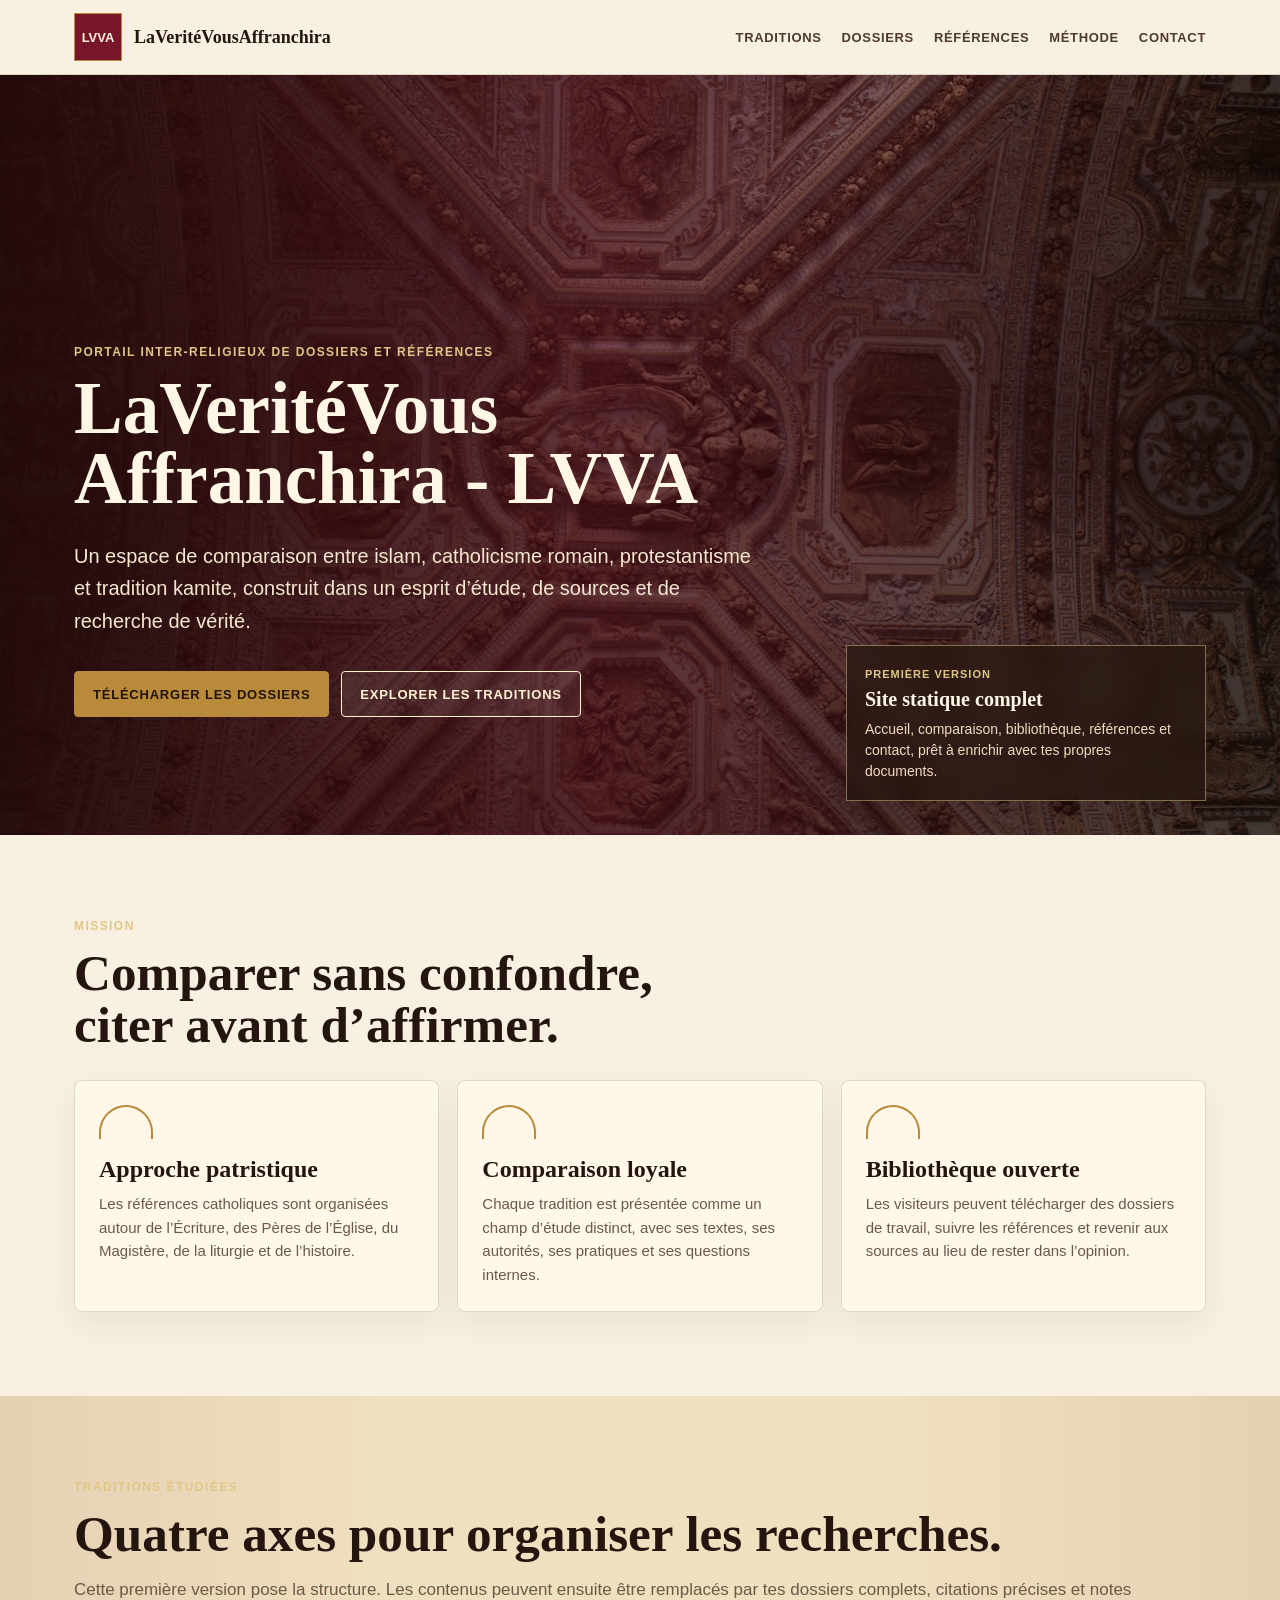
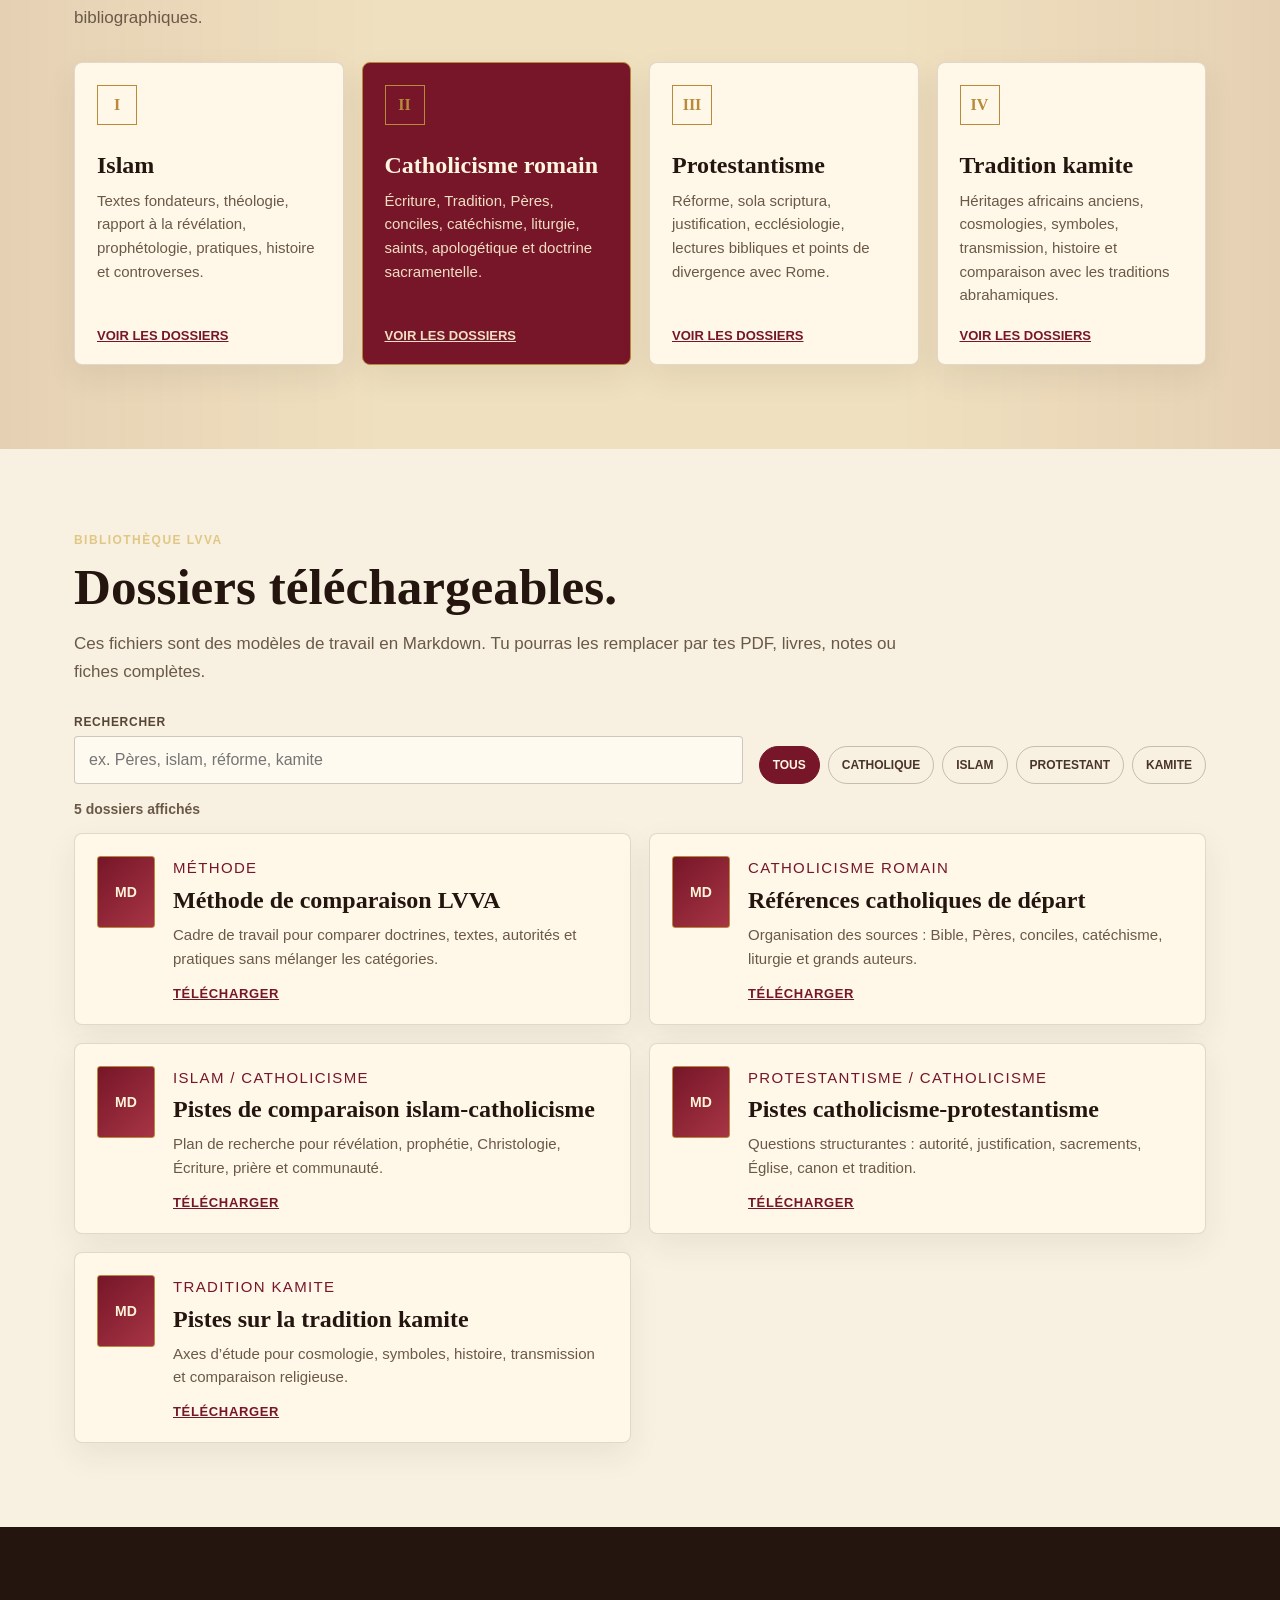
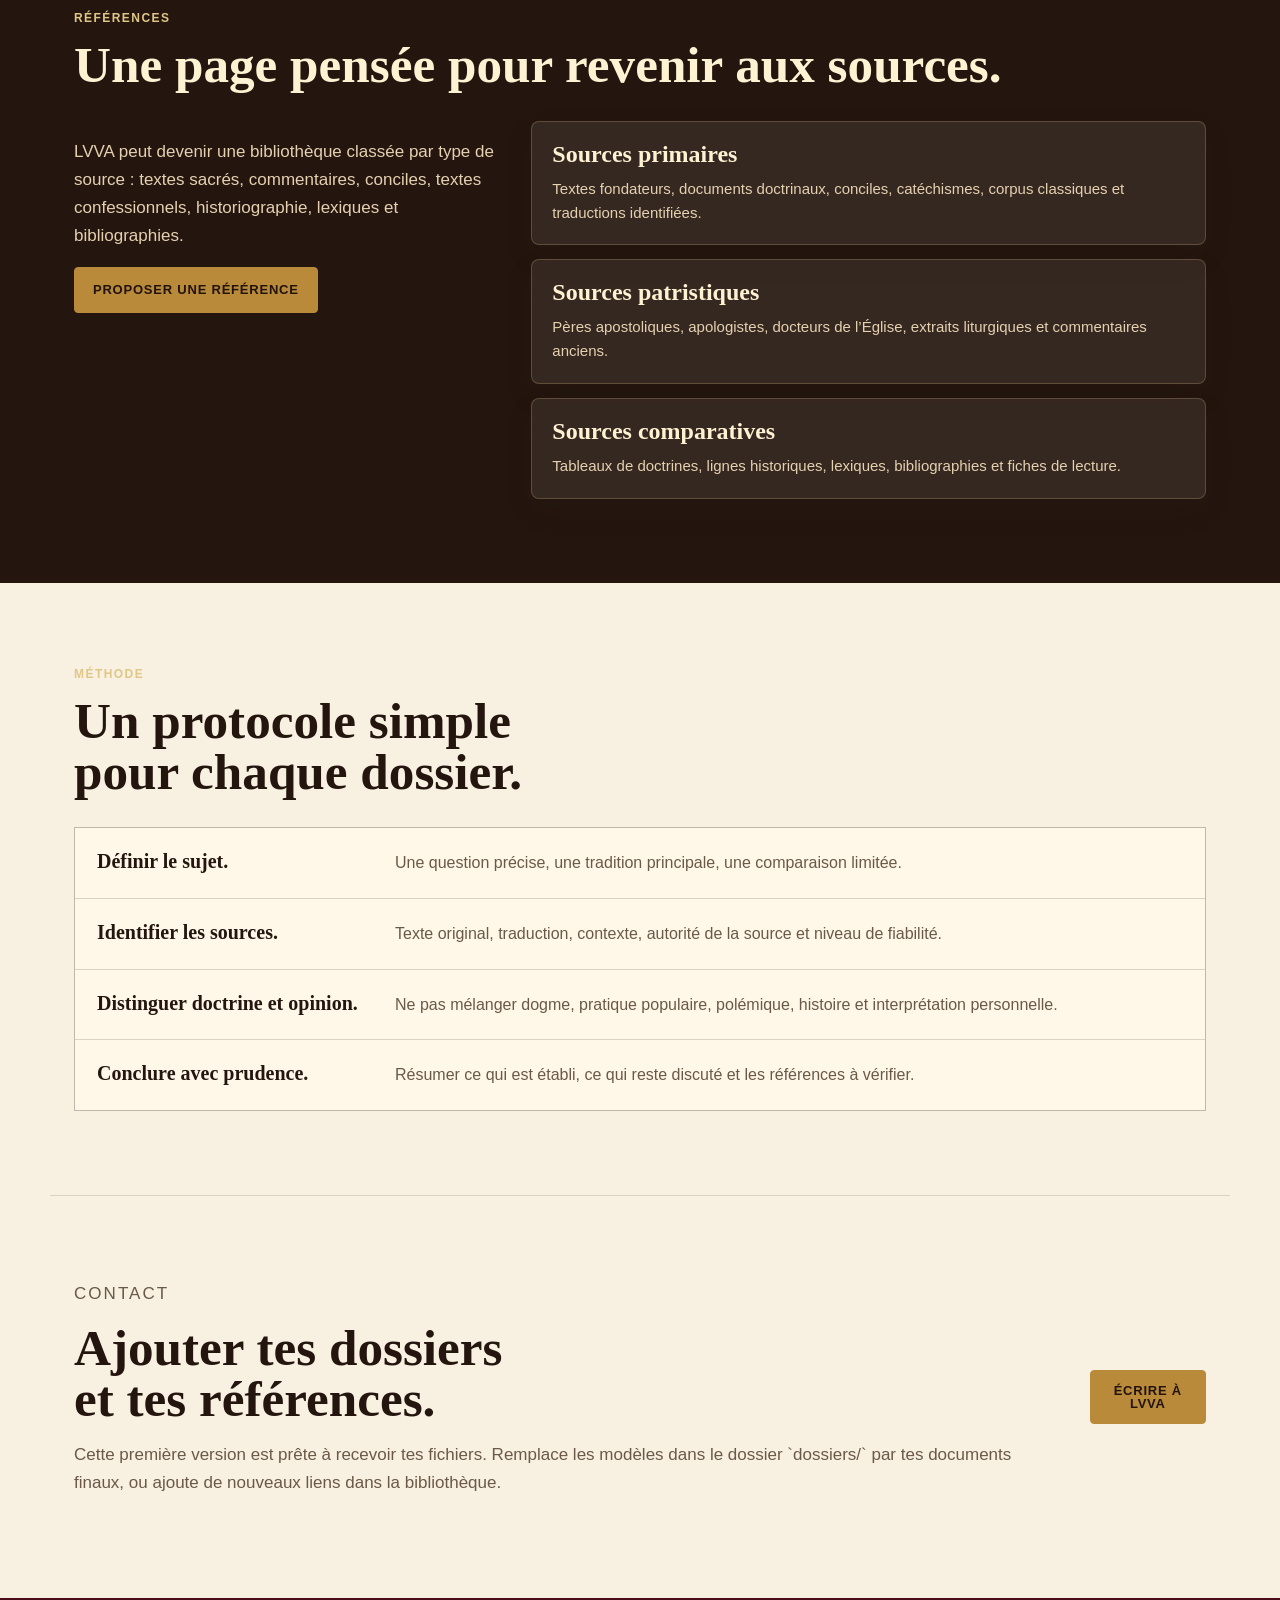
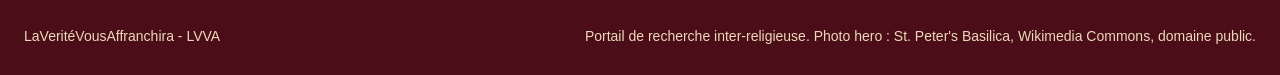
<file: index.html>
<!doctype html>
<html lang="fr">
<head>
  <meta charset="utf-8">
  <meta name="viewport" content="width=device-width, initial-scale=1">
  <meta name="description" content="LaVeritéVousAffranchira - LVVA, portail inter-religieux de comparaison, dossiers téléchargeables et références.">
  <title>LaVeritéVousAffranchira - LVVA</title>
  <link rel="stylesheet" href="assets/css/styles.css">
</head>
<body>
  <a class="skip-link" href="#contenu">Aller au contenu</a>

  <header class="site-header" aria-label="En-tête principal">
    <nav class="topbar" aria-label="Navigation principale">
      <a class="brand" href="index.html" aria-label="Accueil LVVA">
        <span class="brand-mark" aria-hidden="true">LVVA</span>
        <span class="brand-text">LaVeritéVousAffranchira</span>
      </a>
      <button class="nav-toggle" type="button" aria-expanded="false" aria-controls="site-nav">
        <span class="nav-toggle-icon" aria-hidden="true"></span>
        <span class="sr-only">Ouvrir le menu</span>
      </button>
      <div class="nav-links" id="site-nav">
        <a href="traditions.html">Traditions</a>
        <a href="dossiers.html">Dossiers</a>
        <a href="references.html">Références</a>
        <a href="methode.html">Méthode</a>
        <a href="contact.html">Contact</a>
      </div>
    </nav>
  </header>

  <main id="contenu">
    <section class="hero" id="accueil" aria-labelledby="hero-title">
      <div class="hero-media" aria-hidden="true">
        <img src="assets/images/st-peters-basilica-hero.jpg" alt="" width="1600" height="2400" fetchpriority="high">
      </div>
      <div class="hero-overlay"></div>
      <div class="hero-content">
        <p class="eyebrow">Portail inter-religieux de dossiers et références</p>
        <h1 id="hero-title">LaVerité<wbr>Vous<wbr>Affranchira - LVVA</h1>
        <p class="hero-copy">
          Un espace de comparaison entre islam, catholicisme romain, protestantisme et tradition kamite,
          construit dans un esprit d’étude, de sources et de recherche de vérité.
        </p>
        <div class="hero-actions" aria-label="Actions principales">
          <a class="button button-primary" href="dossiers.html">Télécharger les dossiers</a>
          <a class="button button-ghost" href="traditions.html">Explorer les traditions</a>
        </div>
      </div>
      <aside class="hero-panel" aria-label="Résumé du projet">
        <span class="panel-kicker">Première version</span>
        <strong>Site statique complet</strong>
        <p>Accueil, comparaison, bibliothèque, références et contact, prêt à enrichir avec tes propres documents.</p>
      </aside>
    </section>

    <section class="section mission" aria-labelledby="mission-title">
      <div class="section-heading">
        <p class="eyebrow">Mission</p>
        <h2 id="mission-title">Comparer sans confondre, citer avant d’affirmer.</h2>
      </div>
      <div class="mission-grid">
        <article>
          <span class="ornament" aria-hidden="true"></span>
          <h3>Approche patristique</h3>
          <p>Les références catholiques sont organisées autour de l’Écriture, des Pères de l’Église, du Magistère, de la liturgie et de l’histoire.</p>
        </article>
        <article>
          <span class="ornament" aria-hidden="true"></span>
          <h3>Comparaison loyale</h3>
          <p>Chaque tradition est présentée comme un champ d’étude distinct, avec ses textes, ses autorités, ses pratiques et ses questions internes.</p>
        </article>
        <article>
          <span class="ornament" aria-hidden="true"></span>
          <h3>Bibliothèque ouverte</h3>
          <p>Les visiteurs peuvent télécharger des dossiers de travail, suivre les références et revenir aux sources au lieu de rester dans l’opinion.</p>
        </article>
      </div>
    </section>

    <section class="section traditions" id="traditions" aria-labelledby="traditions-title">
      <div class="section-heading section-heading-wide">
        <p class="eyebrow">Traditions étudiées</p>
        <h2 id="traditions-title">Quatre axes pour organiser les recherches.</h2>
        <p>Cette première version pose la structure. Les contenus peuvent ensuite être remplacés par tes dossiers complets, citations précises et notes bibliographiques.</p>
      </div>
      <div class="tradition-grid">
        <article class="tradition-card">
          <span class="tradition-number">I</span>
          <h3>Islam</h3>
          <p>Textes fondateurs, théologie, rapport à la révélation, prophétologie, pratiques, histoire et controverses.</p>
          <a href="dossiers-islam.html">Voir les dossiers</a>
        </article>
        <article class="tradition-card featured">
          <span class="tradition-number">II</span>
          <h3>Catholicisme romain</h3>
          <p>Écriture, Tradition, Pères, conciles, catéchisme, liturgie, saints, apologétique et doctrine sacramentelle.</p>
          <a href="dossiers-catholicisme.html">Voir les dossiers</a>
        </article>
        <article class="tradition-card">
          <span class="tradition-number">III</span>
          <h3>Protestantisme</h3>
          <p>Réforme, sola scriptura, justification, ecclésiologie, lectures bibliques et points de divergence avec Rome.</p>
          <a href="dossiers-protestantisme.html">Voir les dossiers</a>
        </article>
        <article class="tradition-card">
          <span class="tradition-number">IV</span>
          <h3>Tradition kamite</h3>
          <p>Héritages africains anciens, cosmologies, symboles, transmission, histoire et comparaison avec les traditions abrahamiques.</p>
          <a href="dossiers-kamite.html">Voir les dossiers</a>
        </article>
      </div>
    </section>

    <section class="section library" id="dossiers" aria-labelledby="dossiers-title">
      <div class="section-heading section-heading-wide">
        <p class="eyebrow">Bibliothèque LVVA</p>
        <h2 id="dossiers-title">Dossiers téléchargeables.</h2>
        <p>Ces fichiers sont des modèles de travail en Markdown. Tu pourras les remplacer par tes PDF, livres, notes ou fiches complètes.</p>
      </div>

      <div class="library-tools" aria-label="Filtres de dossiers">
        <label class="search-field">
          <span>Rechercher</span>
          <input id="dossier-search" type="search" placeholder="ex. Pères, islam, réforme, kamite">
        </label>
        <div class="filter-pills" role="group" aria-label="Filtrer par tradition">
          <button type="button" class="filter-button active" data-filter="all">Tous</button>
          <button type="button" class="filter-button" data-filter="catholicisme">Catholique</button>
          <button type="button" class="filter-button" data-filter="islam">Islam</button>
          <button type="button" class="filter-button" data-filter="protestantisme">Protestant</button>
          <button type="button" class="filter-button" data-filter="kamite">Kamite</button>
        </div>
      </div>

      <p class="result-count" id="result-count" aria-live="polite"></p>

      <div class="dossier-grid">
        <article class="dossier-card" data-category="catholicisme methode" data-title="Méthode catholique de comparaison">
          <div class="doc-icon" aria-hidden="true">MD</div>
          <div>
            <p class="card-label">Méthode</p>
            <h3>Méthode de comparaison LVVA</h3>
            <p>Cadre de travail pour comparer doctrines, textes, autorités et pratiques sans mélanger les catégories.</p>
            <a class="download-link" href="dossiers/lvva-methode-comparaison.md" download>Télécharger</a>
          </div>
        </article>
        <article class="dossier-card" data-category="catholicisme patristique references" data-title="Références catholicisme romain">
          <div class="doc-icon" aria-hidden="true">MD</div>
          <div>
            <p class="card-label">Catholicisme romain</p>
            <h3>Références catholiques de départ</h3>
            <p>Organisation des sources : Bible, Pères, conciles, catéchisme, liturgie et grands auteurs.</p>
            <a class="download-link" href="dossiers/catholicisme-romain-references.md" download>Télécharger</a>
          </div>
        </article>
        <article class="dossier-card" data-category="islam catholicisme comparaison" data-title="Islam et catholicisme pistes">
          <div class="doc-icon" aria-hidden="true">MD</div>
          <div>
            <p class="card-label">Islam / Catholicisme</p>
            <h3>Pistes de comparaison islam-catholicisme</h3>
            <p>Plan de recherche pour révélation, prophétie, Christologie, Écriture, prière et communauté.</p>
            <a class="download-link" href="dossiers/islam-catholicisme-pistes.md" download>Télécharger</a>
          </div>
        </article>
        <article class="dossier-card" data-category="protestantisme catholicisme reforme" data-title="Protestantisme et catholicisme pistes">
          <div class="doc-icon" aria-hidden="true">MD</div>
          <div>
            <p class="card-label">Protestantisme / Catholicisme</p>
            <h3>Pistes catholicisme-protestantisme</h3>
            <p>Questions structurantes : autorité, justification, sacrements, Église, canon et tradition.</p>
            <a class="download-link" href="dossiers/protestantisme-catholicisme-pistes.md" download>Télécharger</a>
          </div>
        </article>
        <article class="dossier-card" data-category="kamite tradition africaine comparaison" data-title="Tradition kamite pistes">
          <div class="doc-icon" aria-hidden="true">MD</div>
          <div>
            <p class="card-label">Tradition kamite</p>
            <h3>Pistes sur la tradition kamite</h3>
            <p>Axes d’étude pour cosmologie, symboles, histoire, transmission et comparaison religieuse.</p>
            <a class="download-link" href="dossiers/tradition-kamite-pistes.md" download>Télécharger</a>
          </div>
        </article>
      </div>

      <p class="empty-state" id="empty-state" hidden>Aucun dossier ne correspond à ce filtre.</p>
    </section>

    <section class="section references" id="references" aria-labelledby="references-title">
      <div class="section-heading">
        <p class="eyebrow">Références</p>
        <h2 id="references-title">Une page pensée pour revenir aux sources.</h2>
      </div>
      <div class="reference-layout">
        <div class="reference-intro">
          <p>LVVA peut devenir une bibliothèque classée par type de source : textes sacrés, commentaires, conciles, textes confessionnels, historiographie, lexiques et bibliographies.</p>
          <a class="button button-primary" href="contact.html">Proposer une référence</a>
        </div>
        <div class="reference-list" aria-label="Catégories de références">
          <article>
            <h3>Sources primaires</h3>
            <p>Textes fondateurs, documents doctrinaux, conciles, catéchismes, corpus classiques et traductions identifiées.</p>
          </article>
          <article>
            <h3>Sources patristiques</h3>
            <p>Pères apostoliques, apologistes, docteurs de l’Église, extraits liturgiques et commentaires anciens.</p>
          </article>
          <article>
            <h3>Sources comparatives</h3>
            <p>Tableaux de doctrines, lignes historiques, lexiques, bibliographies et fiches de lecture.</p>
          </article>
        </div>
      </div>
    </section>

    <section class="section method" id="methode" aria-labelledby="method-title">
      <div class="section-heading section-heading-wide">
        <p class="eyebrow">Méthode</p>
        <h2 id="method-title">Un protocole simple pour chaque dossier.</h2>
      </div>
      <ol class="method-steps">
        <li><strong>Définir le sujet.</strong><span>Une question précise, une tradition principale, une comparaison limitée.</span></li>
        <li><strong>Identifier les sources.</strong><span>Texte original, traduction, contexte, autorité de la source et niveau de fiabilité.</span></li>
        <li><strong>Distinguer doctrine et opinion.</strong><span>Ne pas mélanger dogme, pratique populaire, polémique, histoire et interprétation personnelle.</span></li>
        <li><strong>Conclure avec prudence.</strong><span>Résumer ce qui est établi, ce qui reste discuté et les références à vérifier.</span></li>
      </ol>
    </section>

    <section class="section contact" id="contact" aria-labelledby="contact-title">
      <div>
        <p class="eyebrow">Contact</p>
        <h2 id="contact-title">Ajouter tes dossiers et tes références.</h2>
        <p>Cette première version est prête à recevoir tes fichiers. Remplace les modèles dans le dossier `dossiers/` par tes documents finaux, ou ajoute de nouveaux liens dans la bibliothèque.</p>
      </div>
      <a class="button button-primary" href="mailto:contact@lvva.local?subject=Référence%20pour%20LVVA">Écrire à LVVA</a>
    </section>
  </main>

  <footer class="site-footer">
    <p>LaVeritéVousAffranchira - LVVA</p>
    <p>Portail de recherche inter-religieuse. Photo hero : St. Peter's Basilica, Wikimedia Commons, domaine public.</p>
  </footer>

  <script src="assets/js/main.js"></script>
</body>
</html>
</file>
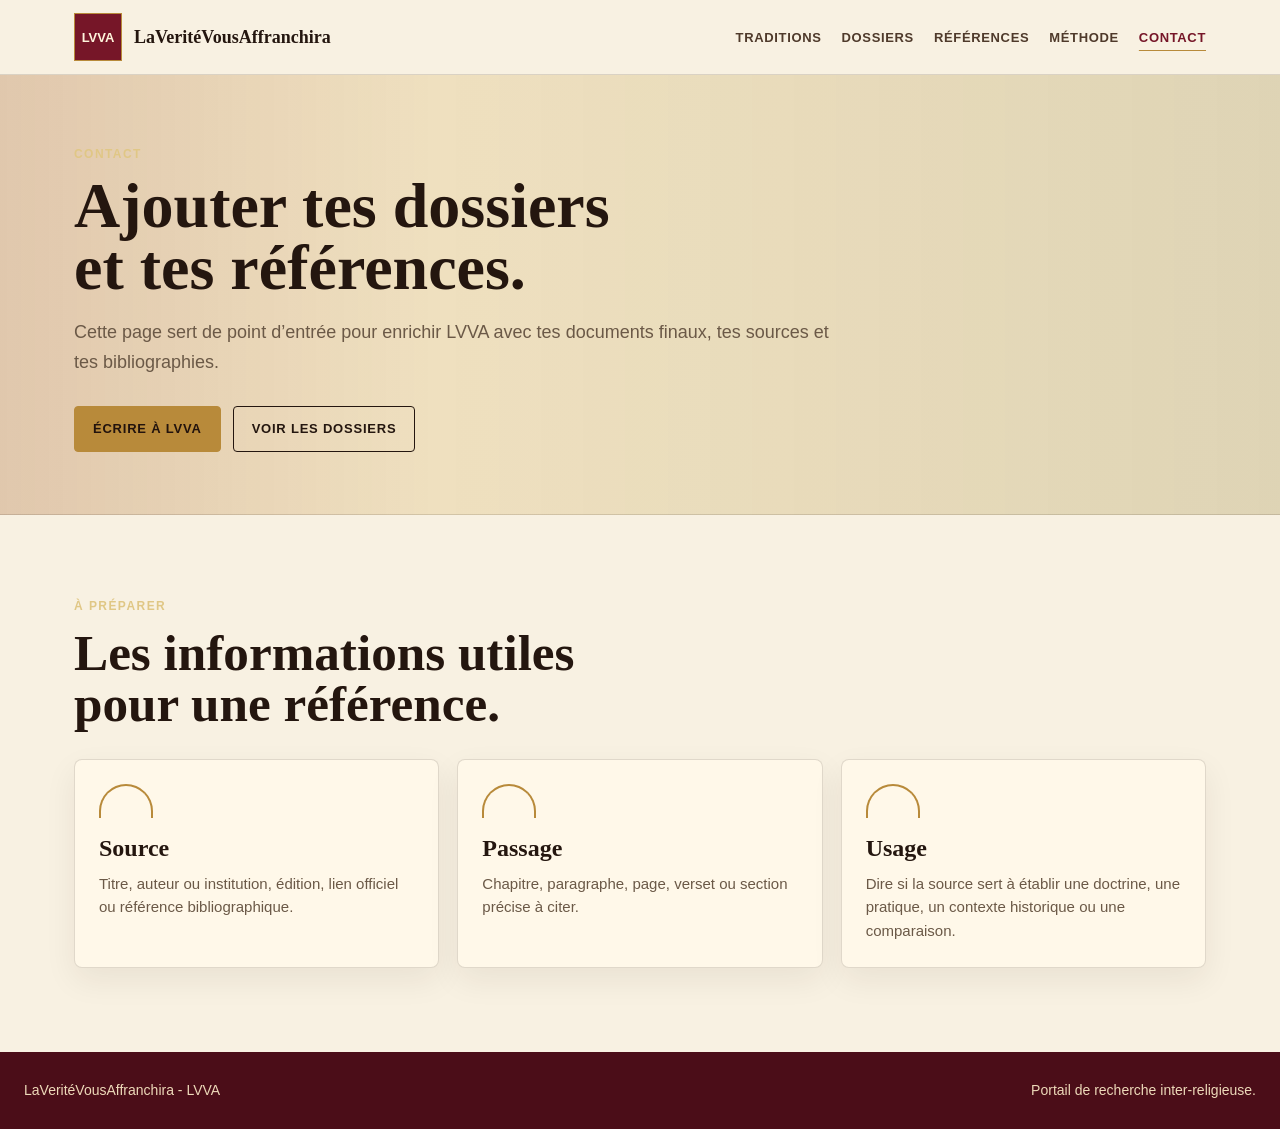
<file: contact.html>
<!doctype html>
<html lang="fr">
<head>
  <meta charset="utf-8">
  <meta name="viewport" content="width=device-width, initial-scale=1">
  <meta name="description" content="Contact LVVA pour ajouter des dossiers et références.">
  <title>Contact - LaVeritéVousAffranchira - LVVA</title>
  <link rel="stylesheet" href="assets/css/styles.css">
</head>
<body>
  <a class="skip-link" href="#contenu">Aller au contenu</a>
  <header class="site-header" aria-label="En-tête principal">
    <nav class="topbar" aria-label="Navigation principale">
      <a class="brand" href="index.html" aria-label="Accueil LVVA">
        <span class="brand-mark" aria-hidden="true">LVVA</span>
        <span class="brand-text">LaVeritéVousAffranchira</span>
      </a>
      <button class="nav-toggle" type="button" aria-expanded="false" aria-controls="site-nav">
        <span class="nav-toggle-icon" aria-hidden="true"></span>
        <span class="sr-only">Ouvrir le menu</span>
      </button>
      <div class="nav-links" id="site-nav">
        <a href="traditions.html">Traditions</a>
        <a href="dossiers.html">Dossiers</a>
        <a href="references.html">Références</a>
        <a href="methode.html">Méthode</a>
        <a href="contact.html" aria-current="page">Contact</a>
      </div>
    </nav>
  </header>
  <main id="contenu">
    <section class="page-hero">
      <div class="page-hero-inner">
        <p class="eyebrow">Contact</p>
        <h1>Ajouter tes dossiers et tes références.</h1>
        <p>Cette page sert de point d’entrée pour enrichir LVVA avec tes documents finaux, tes sources et tes bibliographies.</p>
        <div class="page-actions">
          <a class="button button-primary" href="mailto:contact@lvva.local?subject=Référence%20pour%20LVVA">Écrire à LVVA</a>
          <a class="button" href="dossiers.html">Voir les dossiers</a>
        </div>
      </div>
    </section>
    <section class="section mission" aria-labelledby="contact-next-title">
      <div class="section-heading">
        <p class="eyebrow">À préparer</p>
        <h2 id="contact-next-title">Les informations utiles pour une référence.</h2>
      </div>
      <div class="mission-grid">
        <article>
          <span class="ornament" aria-hidden="true"></span>
          <h3>Source</h3>
          <p>Titre, auteur ou institution, édition, lien officiel ou référence bibliographique.</p>
        </article>
        <article>
          <span class="ornament" aria-hidden="true"></span>
          <h3>Passage</h3>
          <p>Chapitre, paragraphe, page, verset ou section précise à citer.</p>
        </article>
        <article>
          <span class="ornament" aria-hidden="true"></span>
          <h3>Usage</h3>
          <p>Dire si la source sert à établir une doctrine, une pratique, un contexte historique ou une comparaison.</p>
        </article>
      </div>
    </section>
  </main>
  <footer class="site-footer">
    <p>LaVeritéVousAffranchira - LVVA</p>
    <p>Portail de recherche inter-religieuse.</p>
  </footer>
  <script src="assets/js/main.js"></script>
</body>
</html>
</file>
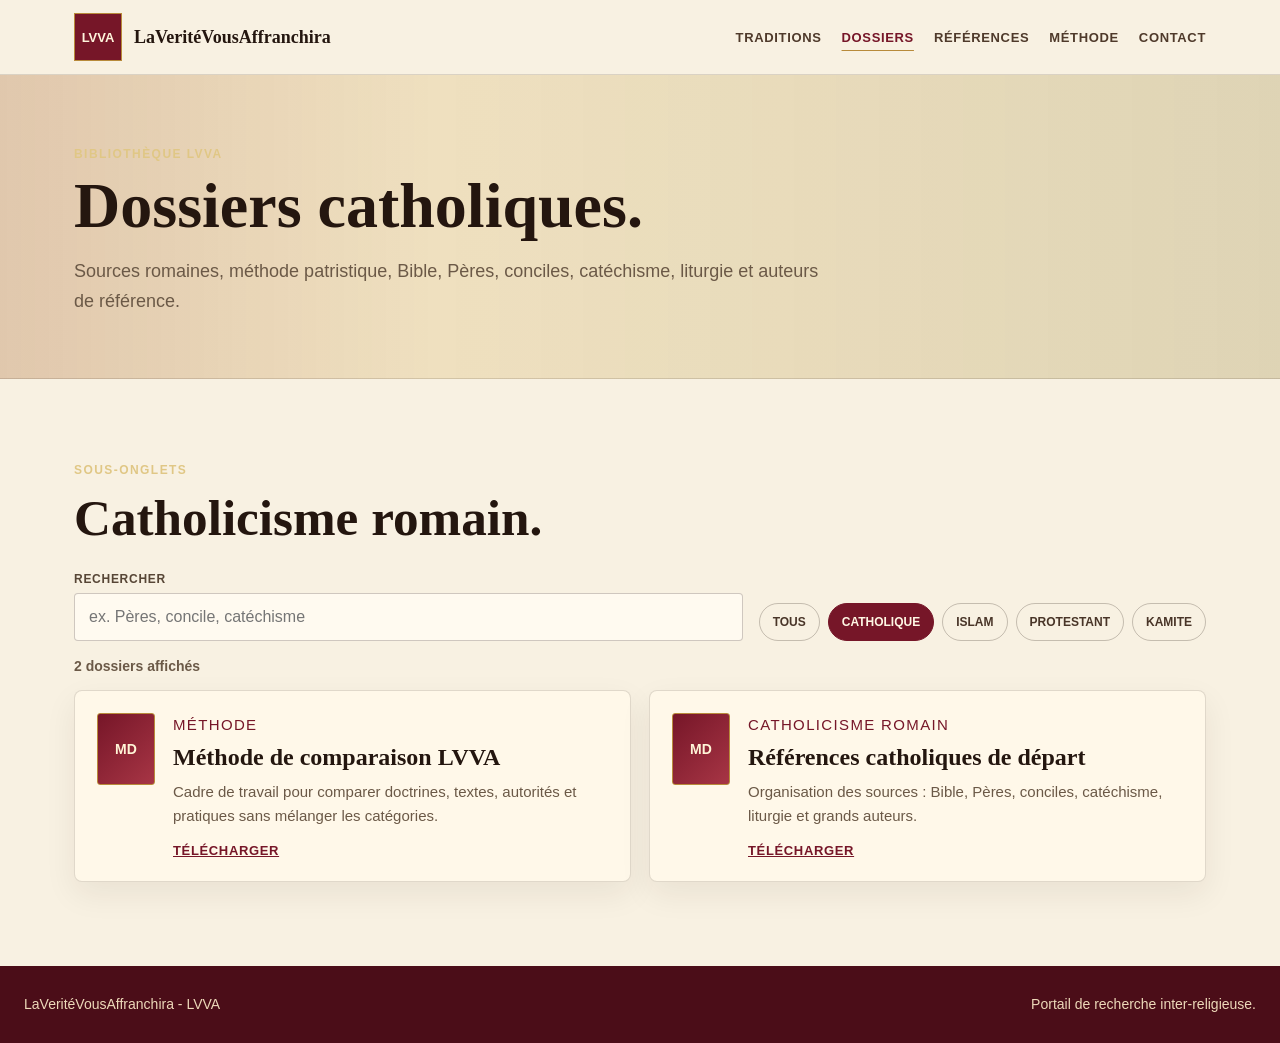
<file: dossiers-catholicisme.html>
<!doctype html>
<html lang="fr">
<head>
  <meta charset="utf-8">
  <meta name="viewport" content="width=device-width, initial-scale=1">
  <meta name="description" content="Dossiers LVVA sur le catholicisme romain.">
  <title>Dossiers catholiques - LaVeritéVousAffranchira - LVVA</title>
  <link rel="stylesheet" href="assets/css/styles.css">
</head>
<body>
  <a class="skip-link" href="#contenu">Aller au contenu</a>
  <header class="site-header" aria-label="En-tête principal">
    <nav class="topbar" aria-label="Navigation principale">
      <a class="brand" href="index.html" aria-label="Accueil LVVA">
        <span class="brand-mark" aria-hidden="true">LVVA</span>
        <span class="brand-text">LaVeritéVousAffranchira</span>
      </a>
      <button class="nav-toggle" type="button" aria-expanded="false" aria-controls="site-nav">
        <span class="nav-toggle-icon" aria-hidden="true"></span>
        <span class="sr-only">Ouvrir le menu</span>
      </button>
      <div class="nav-links" id="site-nav">
        <a href="traditions.html">Traditions</a>
        <a href="dossiers.html" aria-current="page">Dossiers</a>
        <a href="references.html">Références</a>
        <a href="methode.html">Méthode</a>
        <a href="contact.html">Contact</a>
      </div>
    </nav>
  </header>
  <main id="contenu">
    <section class="page-hero">
      <div class="page-hero-inner">
        <p class="eyebrow">Bibliothèque LVVA</p>
        <h1>Dossiers catholiques.</h1>
        <p>Sources romaines, méthode patristique, Bible, Pères, conciles, catéchisme, liturgie et auteurs de référence.</p>
      </div>
    </section>
    <section class="section library" aria-labelledby="dossiers-title">
      <div class="section-heading section-heading-wide">
        <p class="eyebrow">Sous-onglets</p>
        <h2 id="dossiers-title">Catholicisme romain.</h2>
      </div>
      <div class="library-tools" aria-label="Filtres de dossiers">
        <label class="search-field">
          <span>Rechercher</span>
          <input id="dossier-search" type="search" placeholder="ex. Pères, concile, catéchisme">
        </label>
        <div class="filter-pills" role="group" aria-label="Filtrer par tradition">
          <a class="filter-button" href="dossiers.html">Tous</a>
          <a class="filter-button active" href="dossiers-catholicisme.html" aria-current="page">Catholique</a>
          <a class="filter-button" href="dossiers-islam.html">Islam</a>
          <a class="filter-button" href="dossiers-protestantisme.html">Protestant</a>
          <a class="filter-button" href="dossiers-kamite.html">Kamite</a>
        </div>
      </div>
      <p class="result-count" id="result-count" aria-live="polite"></p>
      <div class="dossier-grid">
        <article class="dossier-card" data-category="catholicisme methode" data-title="Méthode catholique de comparaison">
          <div class="doc-icon" aria-hidden="true">MD</div>
          <div>
            <p class="card-label">Méthode</p>
            <h3>Méthode de comparaison LVVA</h3>
            <p>Cadre de travail pour comparer doctrines, textes, autorités et pratiques sans mélanger les catégories.</p>
            <a class="download-link" href="dossiers/lvva-methode-comparaison.md" download>Télécharger</a>
          </div>
        </article>
        <article class="dossier-card" data-category="catholicisme patristique references" data-title="Références catholicisme romain">
          <div class="doc-icon" aria-hidden="true">MD</div>
          <div>
            <p class="card-label">Catholicisme romain</p>
            <h3>Références catholiques de départ</h3>
            <p>Organisation des sources : Bible, Pères, conciles, catéchisme, liturgie et grands auteurs.</p>
            <a class="download-link" href="dossiers/catholicisme-romain-references.md" download>Télécharger</a>
          </div>
        </article>
      </div>
      <p class="empty-state" id="empty-state" hidden>Aucun dossier ne correspond à cette recherche.</p>
    </section>
  </main>
  <footer class="site-footer">
    <p>LaVeritéVousAffranchira - LVVA</p>
    <p>Portail de recherche inter-religieuse.</p>
  </footer>
  <script src="assets/js/main.js"></script>
</body>
</html>
</file>
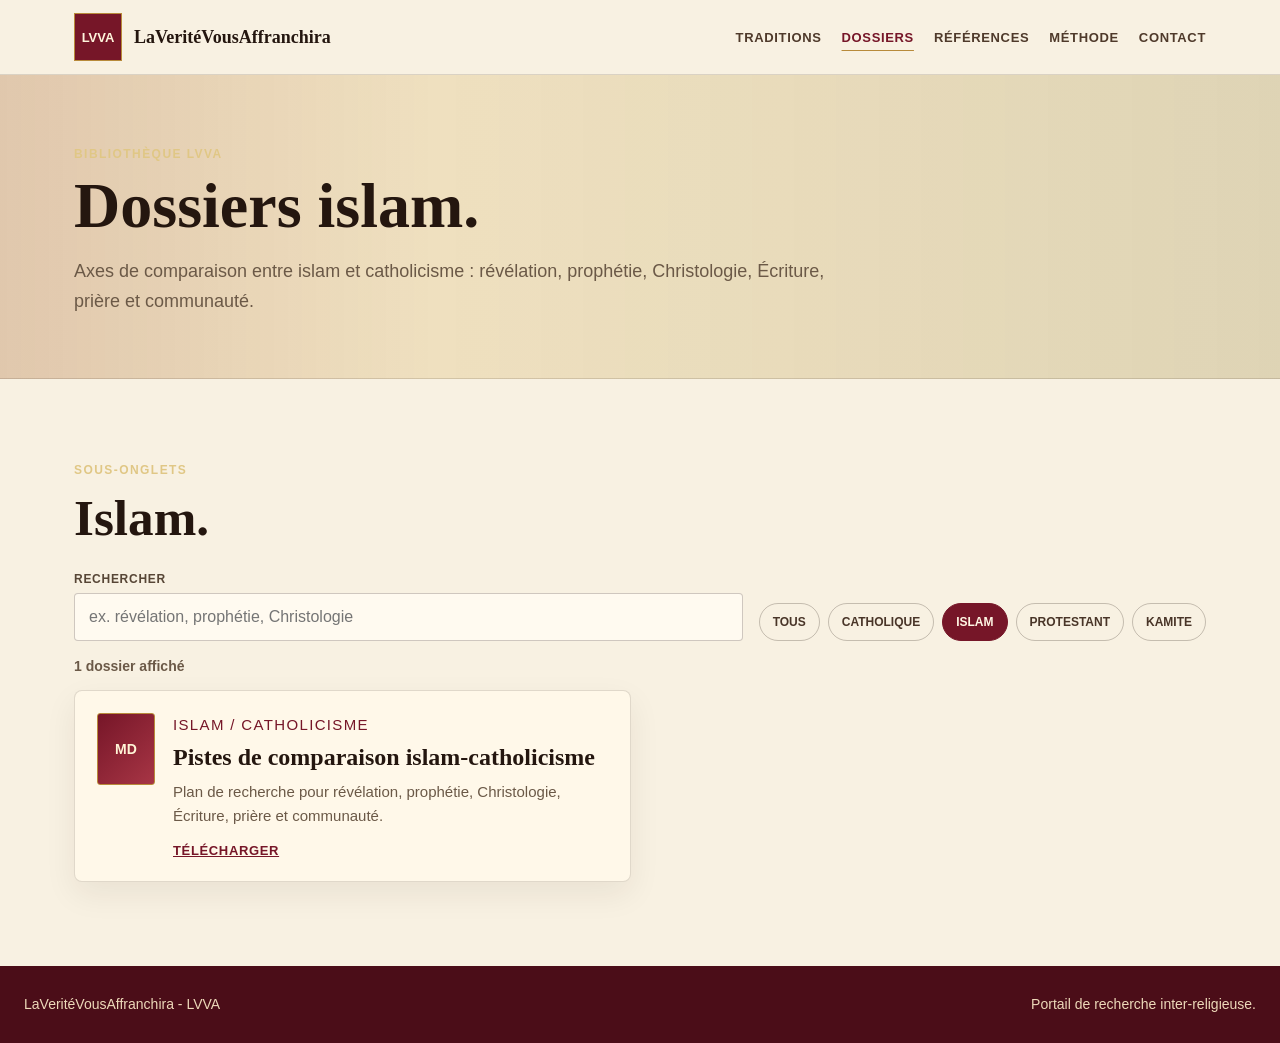
<file: dossiers-islam.html>
<!doctype html>
<html lang="fr">
<head>
  <meta charset="utf-8">
  <meta name="viewport" content="width=device-width, initial-scale=1">
  <meta name="description" content="Dossiers LVVA sur l'islam et la comparaison avec le catholicisme.">
  <title>Dossiers islam - LaVeritéVousAffranchira - LVVA</title>
  <link rel="stylesheet" href="assets/css/styles.css">
</head>
<body>
  <a class="skip-link" href="#contenu">Aller au contenu</a>
  <header class="site-header" aria-label="En-tête principal">
    <nav class="topbar" aria-label="Navigation principale">
      <a class="brand" href="index.html" aria-label="Accueil LVVA">
        <span class="brand-mark" aria-hidden="true">LVVA</span>
        <span class="brand-text">LaVeritéVousAffranchira</span>
      </a>
      <button class="nav-toggle" type="button" aria-expanded="false" aria-controls="site-nav">
        <span class="nav-toggle-icon" aria-hidden="true"></span>
        <span class="sr-only">Ouvrir le menu</span>
      </button>
      <div class="nav-links" id="site-nav">
        <a href="traditions.html">Traditions</a>
        <a href="dossiers.html" aria-current="page">Dossiers</a>
        <a href="references.html">Références</a>
        <a href="methode.html">Méthode</a>
        <a href="contact.html">Contact</a>
      </div>
    </nav>
  </header>
  <main id="contenu">
    <section class="page-hero">
      <div class="page-hero-inner">
        <p class="eyebrow">Bibliothèque LVVA</p>
        <h1>Dossiers islam.</h1>
        <p>Axes de comparaison entre islam et catholicisme : révélation, prophétie, Christologie, Écriture, prière et communauté.</p>
      </div>
    </section>
    <section class="section library" aria-labelledby="dossiers-title">
      <div class="section-heading section-heading-wide">
        <p class="eyebrow">Sous-onglets</p>
        <h2 id="dossiers-title">Islam.</h2>
      </div>
      <div class="library-tools" aria-label="Filtres de dossiers">
        <label class="search-field">
          <span>Rechercher</span>
          <input id="dossier-search" type="search" placeholder="ex. révélation, prophétie, Christologie">
        </label>
        <div class="filter-pills" role="group" aria-label="Filtrer par tradition">
          <a class="filter-button" href="dossiers.html">Tous</a>
          <a class="filter-button" href="dossiers-catholicisme.html">Catholique</a>
          <a class="filter-button active" href="dossiers-islam.html" aria-current="page">Islam</a>
          <a class="filter-button" href="dossiers-protestantisme.html">Protestant</a>
          <a class="filter-button" href="dossiers-kamite.html">Kamite</a>
        </div>
      </div>
      <p class="result-count" id="result-count" aria-live="polite"></p>
      <div class="dossier-grid">
        <article class="dossier-card" data-category="islam catholicisme comparaison" data-title="Islam et catholicisme pistes">
          <div class="doc-icon" aria-hidden="true">MD</div>
          <div>
            <p class="card-label">Islam / Catholicisme</p>
            <h3>Pistes de comparaison islam-catholicisme</h3>
            <p>Plan de recherche pour révélation, prophétie, Christologie, Écriture, prière et communauté.</p>
            <a class="download-link" href="dossiers/islam-catholicisme-pistes.md" download>Télécharger</a>
          </div>
        </article>
      </div>
      <p class="empty-state" id="empty-state" hidden>Aucun dossier ne correspond à cette recherche.</p>
    </section>
  </main>
  <footer class="site-footer">
    <p>LaVeritéVousAffranchira - LVVA</p>
    <p>Portail de recherche inter-religieuse.</p>
  </footer>
  <script src="assets/js/main.js"></script>
</body>
</html>
</file>
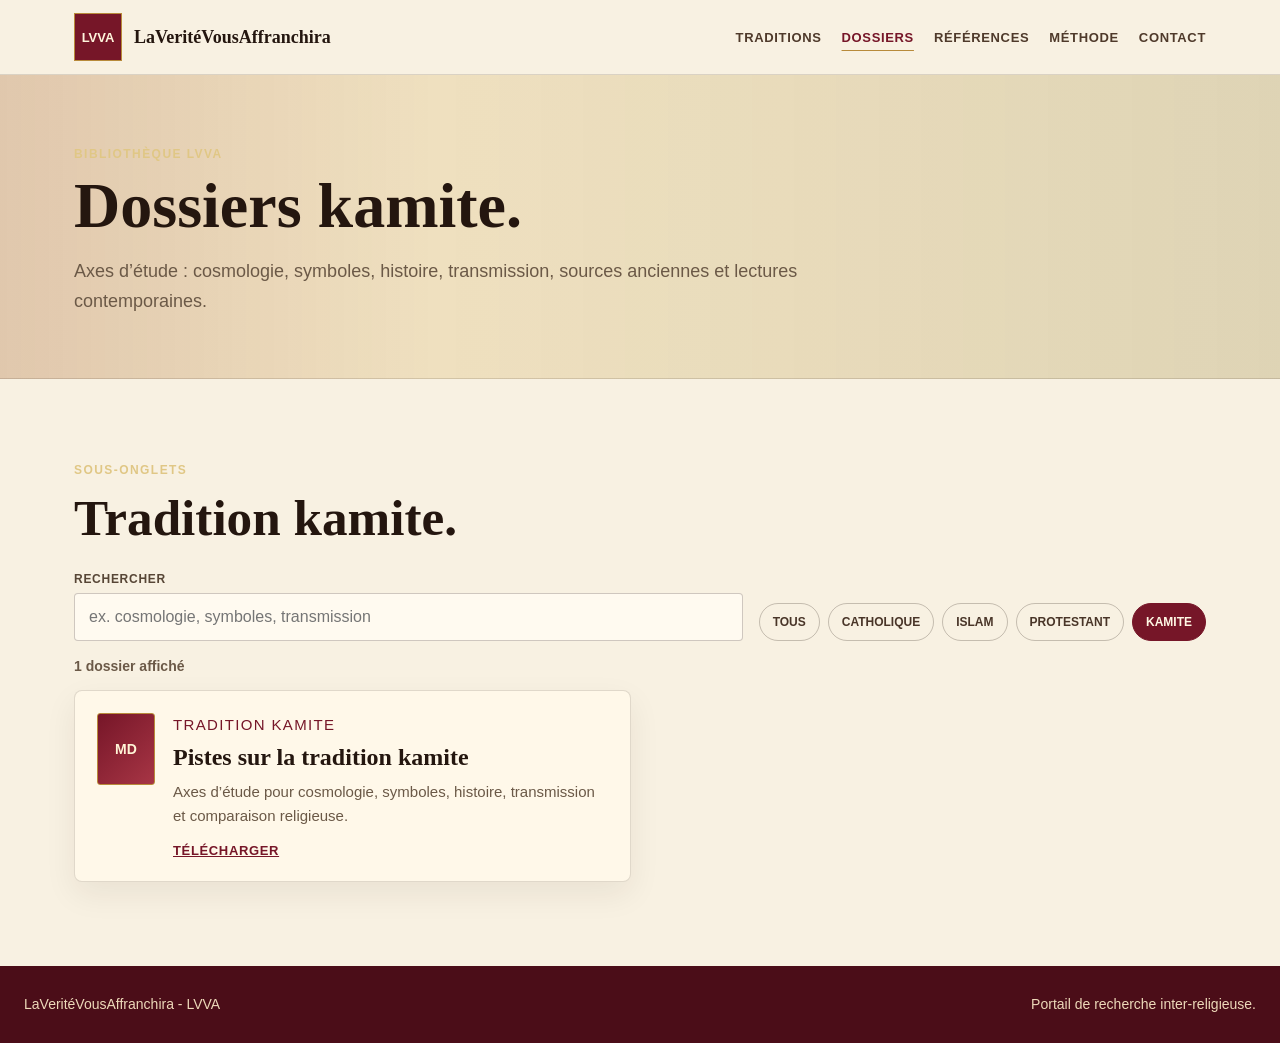
<file: dossiers-kamite.html>
<!doctype html>
<html lang="fr">
<head>
  <meta charset="utf-8">
  <meta name="viewport" content="width=device-width, initial-scale=1">
  <meta name="description" content="Dossiers LVVA sur la tradition kamite.">
  <title>Dossiers kamite - LaVeritéVousAffranchira - LVVA</title>
  <link rel="stylesheet" href="assets/css/styles.css">
</head>
<body>
  <a class="skip-link" href="#contenu">Aller au contenu</a>
  <header class="site-header" aria-label="En-tête principal">
    <nav class="topbar" aria-label="Navigation principale">
      <a class="brand" href="index.html" aria-label="Accueil LVVA">
        <span class="brand-mark" aria-hidden="true">LVVA</span>
        <span class="brand-text">LaVeritéVousAffranchira</span>
      </a>
      <button class="nav-toggle" type="button" aria-expanded="false" aria-controls="site-nav">
        <span class="nav-toggle-icon" aria-hidden="true"></span>
        <span class="sr-only">Ouvrir le menu</span>
      </button>
      <div class="nav-links" id="site-nav">
        <a href="traditions.html">Traditions</a>
        <a href="dossiers.html" aria-current="page">Dossiers</a>
        <a href="references.html">Références</a>
        <a href="methode.html">Méthode</a>
        <a href="contact.html">Contact</a>
      </div>
    </nav>
  </header>
  <main id="contenu">
    <section class="page-hero">
      <div class="page-hero-inner">
        <p class="eyebrow">Bibliothèque LVVA</p>
        <h1>Dossiers kamite.</h1>
        <p>Axes d’étude : cosmologie, symboles, histoire, transmission, sources anciennes et lectures contemporaines.</p>
      </div>
    </section>
    <section class="section library" aria-labelledby="dossiers-title">
      <div class="section-heading section-heading-wide">
        <p class="eyebrow">Sous-onglets</p>
        <h2 id="dossiers-title">Tradition kamite.</h2>
      </div>
      <div class="library-tools" aria-label="Filtres de dossiers">
        <label class="search-field">
          <span>Rechercher</span>
          <input id="dossier-search" type="search" placeholder="ex. cosmologie, symboles, transmission">
        </label>
        <div class="filter-pills" role="group" aria-label="Filtrer par tradition">
          <a class="filter-button" href="dossiers.html">Tous</a>
          <a class="filter-button" href="dossiers-catholicisme.html">Catholique</a>
          <a class="filter-button" href="dossiers-islam.html">Islam</a>
          <a class="filter-button" href="dossiers-protestantisme.html">Protestant</a>
          <a class="filter-button active" href="dossiers-kamite.html" aria-current="page">Kamite</a>
        </div>
      </div>
      <p class="result-count" id="result-count" aria-live="polite"></p>
      <div class="dossier-grid">
        <article class="dossier-card" data-category="kamite tradition africaine comparaison" data-title="Tradition kamite pistes">
          <div class="doc-icon" aria-hidden="true">MD</div>
          <div>
            <p class="card-label">Tradition kamite</p>
            <h3>Pistes sur la tradition kamite</h3>
            <p>Axes d’étude pour cosmologie, symboles, histoire, transmission et comparaison religieuse.</p>
            <a class="download-link" href="dossiers/tradition-kamite-pistes.md" download>Télécharger</a>
          </div>
        </article>
      </div>
      <p class="empty-state" id="empty-state" hidden>Aucun dossier ne correspond à cette recherche.</p>
    </section>
  </main>
  <footer class="site-footer">
    <p>LaVeritéVousAffranchira - LVVA</p>
    <p>Portail de recherche inter-religieuse.</p>
  </footer>
  <script src="assets/js/main.js"></script>
</body>
</html>
</file>
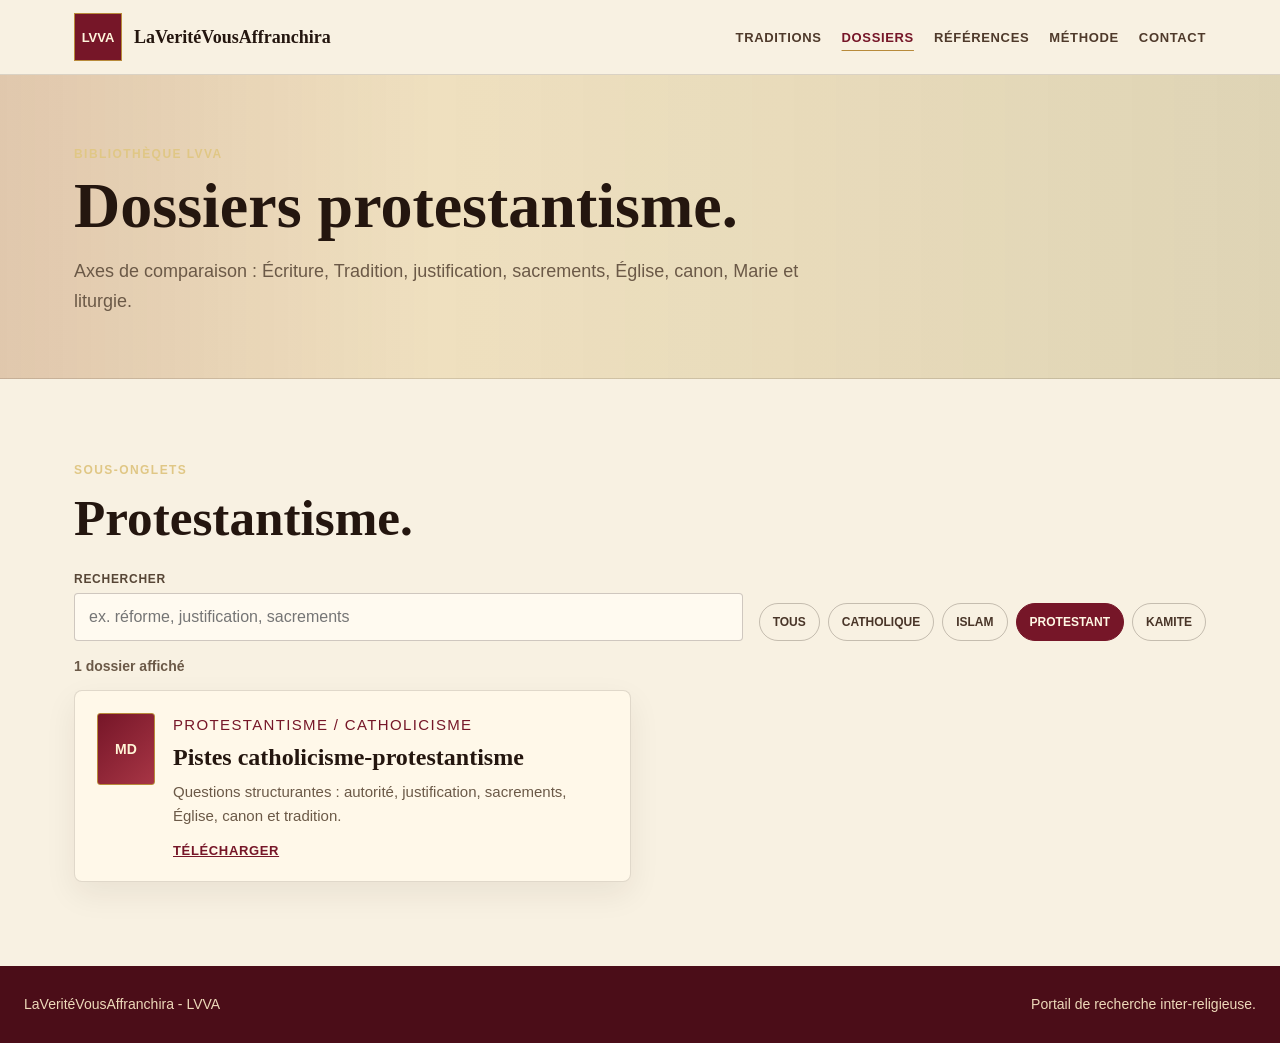
<file: dossiers-protestantisme.html>
<!doctype html>
<html lang="fr">
<head>
  <meta charset="utf-8">
  <meta name="viewport" content="width=device-width, initial-scale=1">
  <meta name="description" content="Dossiers LVVA sur le protestantisme et la comparaison avec le catholicisme.">
  <title>Dossiers protestantisme - LaVeritéVousAffranchira - LVVA</title>
  <link rel="stylesheet" href="assets/css/styles.css">
</head>
<body>
  <a class="skip-link" href="#contenu">Aller au contenu</a>
  <header class="site-header" aria-label="En-tête principal">
    <nav class="topbar" aria-label="Navigation principale">
      <a class="brand" href="index.html" aria-label="Accueil LVVA">
        <span class="brand-mark" aria-hidden="true">LVVA</span>
        <span class="brand-text">LaVeritéVousAffranchira</span>
      </a>
      <button class="nav-toggle" type="button" aria-expanded="false" aria-controls="site-nav">
        <span class="nav-toggle-icon" aria-hidden="true"></span>
        <span class="sr-only">Ouvrir le menu</span>
      </button>
      <div class="nav-links" id="site-nav">
        <a href="traditions.html">Traditions</a>
        <a href="dossiers.html" aria-current="page">Dossiers</a>
        <a href="references.html">Références</a>
        <a href="methode.html">Méthode</a>
        <a href="contact.html">Contact</a>
      </div>
    </nav>
  </header>
  <main id="contenu">
    <section class="page-hero">
      <div class="page-hero-inner">
        <p class="eyebrow">Bibliothèque LVVA</p>
        <h1>Dossiers protestantisme.</h1>
        <p>Axes de comparaison : Écriture, Tradition, justification, sacrements, Église, canon, Marie et liturgie.</p>
      </div>
    </section>
    <section class="section library" aria-labelledby="dossiers-title">
      <div class="section-heading section-heading-wide">
        <p class="eyebrow">Sous-onglets</p>
        <h2 id="dossiers-title">Protestantisme.</h2>
      </div>
      <div class="library-tools" aria-label="Filtres de dossiers">
        <label class="search-field">
          <span>Rechercher</span>
          <input id="dossier-search" type="search" placeholder="ex. réforme, justification, sacrements">
        </label>
        <div class="filter-pills" role="group" aria-label="Filtrer par tradition">
          <a class="filter-button" href="dossiers.html">Tous</a>
          <a class="filter-button" href="dossiers-catholicisme.html">Catholique</a>
          <a class="filter-button" href="dossiers-islam.html">Islam</a>
          <a class="filter-button active" href="dossiers-protestantisme.html" aria-current="page">Protestant</a>
          <a class="filter-button" href="dossiers-kamite.html">Kamite</a>
        </div>
      </div>
      <p class="result-count" id="result-count" aria-live="polite"></p>
      <div class="dossier-grid">
        <article class="dossier-card" data-category="protestantisme catholicisme reforme" data-title="Protestantisme et catholicisme pistes">
          <div class="doc-icon" aria-hidden="true">MD</div>
          <div>
            <p class="card-label">Protestantisme / Catholicisme</p>
            <h3>Pistes catholicisme-protestantisme</h3>
            <p>Questions structurantes : autorité, justification, sacrements, Église, canon et tradition.</p>
            <a class="download-link" href="dossiers/protestantisme-catholicisme-pistes.md" download>Télécharger</a>
          </div>
        </article>
      </div>
      <p class="empty-state" id="empty-state" hidden>Aucun dossier ne correspond à cette recherche.</p>
    </section>
  </main>
  <footer class="site-footer">
    <p>LaVeritéVousAffranchira - LVVA</p>
    <p>Portail de recherche inter-religieuse.</p>
  </footer>
  <script src="assets/js/main.js"></script>
</body>
</html>
</file>
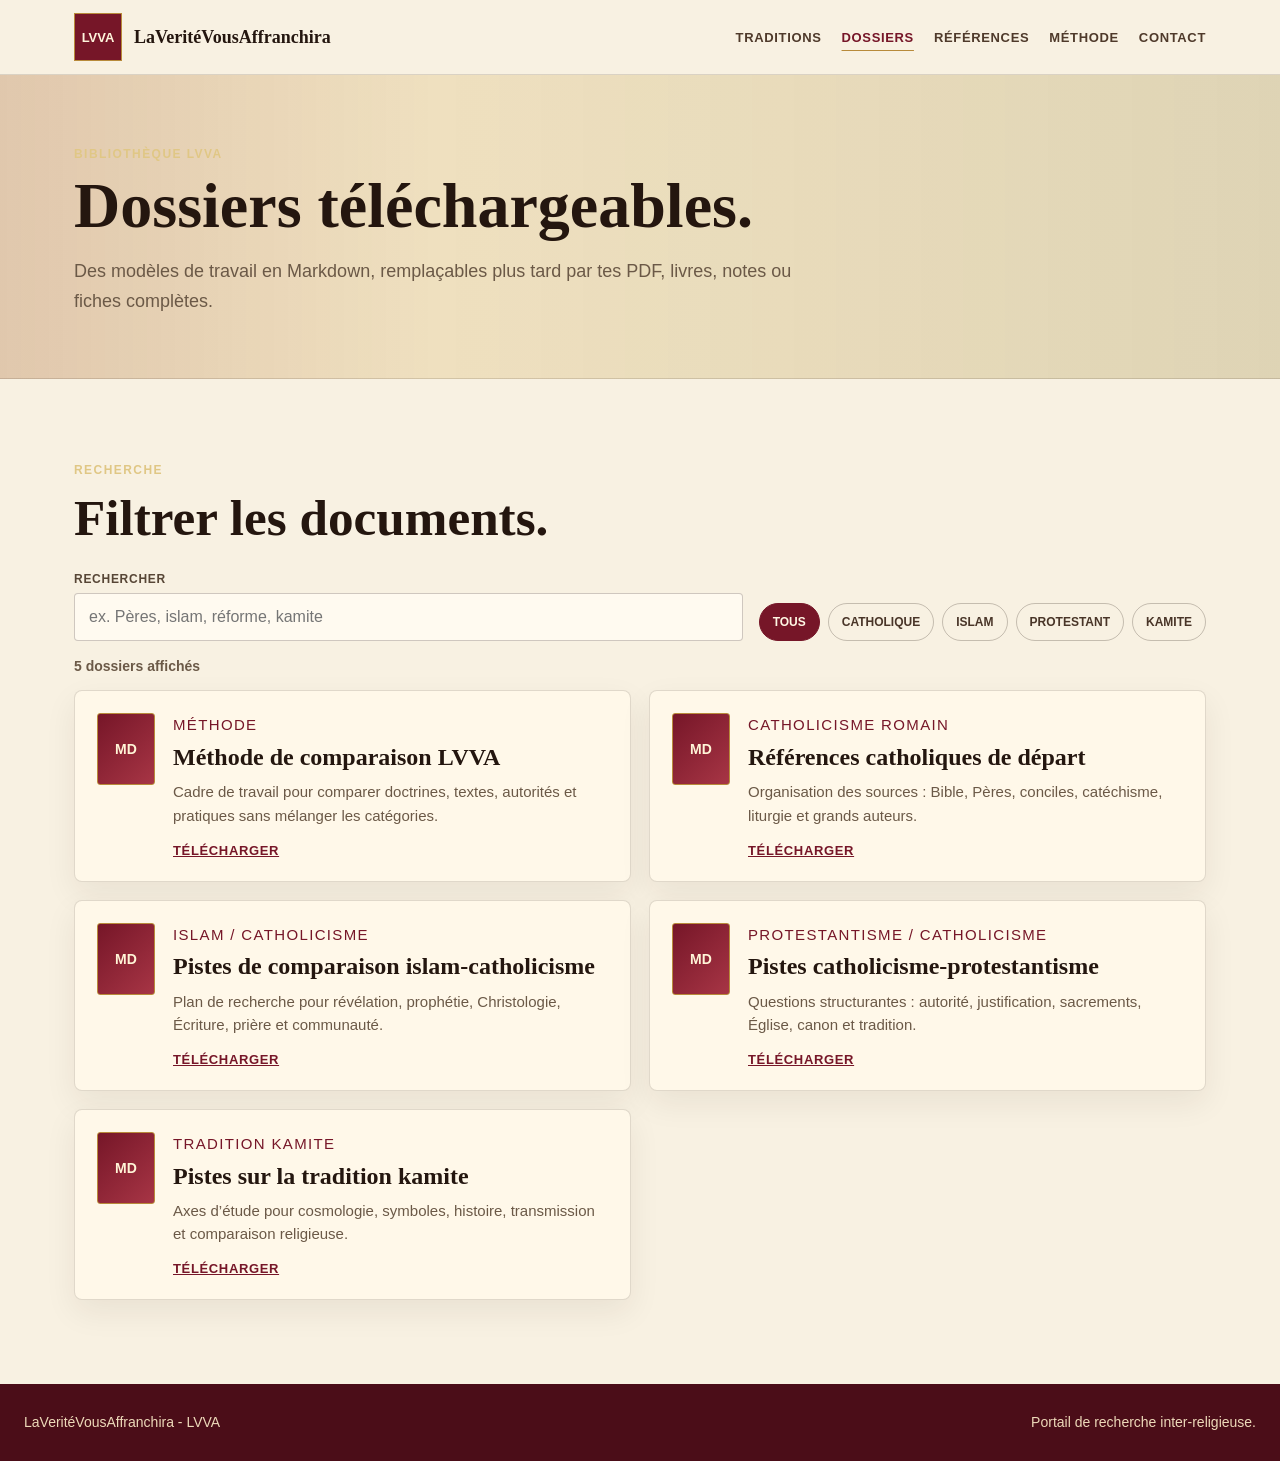
<file: dossiers.html>
<!doctype html>
<html lang="fr">
<head>
  <meta charset="utf-8">
  <meta name="viewport" content="width=device-width, initial-scale=1">
  <meta name="description" content="Bibliothèque LVVA : dossiers téléchargeables et filtres par tradition.">
  <title>Dossiers - LaVeritéVousAffranchira - LVVA</title>
  <link rel="stylesheet" href="assets/css/styles.css">
</head>
<body>
  <a class="skip-link" href="#contenu">Aller au contenu</a>
  <header class="site-header" aria-label="En-tête principal">
    <nav class="topbar" aria-label="Navigation principale">
      <a class="brand" href="index.html" aria-label="Accueil LVVA">
        <span class="brand-mark" aria-hidden="true">LVVA</span>
        <span class="brand-text">LaVeritéVousAffranchira</span>
      </a>
      <button class="nav-toggle" type="button" aria-expanded="false" aria-controls="site-nav">
        <span class="nav-toggle-icon" aria-hidden="true"></span>
        <span class="sr-only">Ouvrir le menu</span>
      </button>
      <div class="nav-links" id="site-nav">
        <a href="traditions.html">Traditions</a>
        <a href="dossiers.html" aria-current="page">Dossiers</a>
        <a href="references.html">Références</a>
        <a href="methode.html">Méthode</a>
        <a href="contact.html">Contact</a>
      </div>
    </nav>
  </header>
  <main id="contenu">
    <section class="page-hero">
      <div class="page-hero-inner">
        <p class="eyebrow">Bibliothèque LVVA</p>
        <h1>Dossiers téléchargeables.</h1>
        <p>Des modèles de travail en Markdown, remplaçables plus tard par tes PDF, livres, notes ou fiches complètes.</p>
      </div>
    </section>
    <section class="section library" aria-labelledby="dossiers-title">
      <div class="section-heading section-heading-wide">
        <p class="eyebrow">Recherche</p>
        <h2 id="dossiers-title">Filtrer les documents.</h2>
      </div>
      <div class="library-tools" aria-label="Filtres de dossiers">
        <label class="search-field">
          <span>Rechercher</span>
          <input id="dossier-search" type="search" placeholder="ex. Pères, islam, réforme, kamite">
        </label>
        <div class="filter-pills" role="group" aria-label="Filtrer par tradition">
          <a class="filter-button active" href="dossiers.html" aria-current="page">Tous</a>
          <a class="filter-button" href="dossiers-catholicisme.html">Catholique</a>
          <a class="filter-button" href="dossiers-islam.html">Islam</a>
          <a class="filter-button" href="dossiers-protestantisme.html">Protestant</a>
          <a class="filter-button" href="dossiers-kamite.html">Kamite</a>
        </div>
      </div>
      <p class="result-count" id="result-count" aria-live="polite"></p>
      <div class="dossier-grid">
        <article class="dossier-card" data-category="catholicisme methode" data-title="Méthode catholique de comparaison">
          <div class="doc-icon" aria-hidden="true">MD</div>
          <div>
            <p class="card-label">Méthode</p>
            <h3>Méthode de comparaison LVVA</h3>
            <p>Cadre de travail pour comparer doctrines, textes, autorités et pratiques sans mélanger les catégories.</p>
            <a class="download-link" href="dossiers/lvva-methode-comparaison.md" download>Télécharger</a>
          </div>
        </article>
        <article class="dossier-card" data-category="catholicisme patristique references" data-title="Références catholicisme romain">
          <div class="doc-icon" aria-hidden="true">MD</div>
          <div>
            <p class="card-label">Catholicisme romain</p>
            <h3>Références catholiques de départ</h3>
            <p>Organisation des sources : Bible, Pères, conciles, catéchisme, liturgie et grands auteurs.</p>
            <a class="download-link" href="dossiers/catholicisme-romain-references.md" download>Télécharger</a>
          </div>
        </article>
        <article class="dossier-card" data-category="islam catholicisme comparaison" data-title="Islam et catholicisme pistes">
          <div class="doc-icon" aria-hidden="true">MD</div>
          <div>
            <p class="card-label">Islam / Catholicisme</p>
            <h3>Pistes de comparaison islam-catholicisme</h3>
            <p>Plan de recherche pour révélation, prophétie, Christologie, Écriture, prière et communauté.</p>
            <a class="download-link" href="dossiers/islam-catholicisme-pistes.md" download>Télécharger</a>
          </div>
        </article>
        <article class="dossier-card" data-category="protestantisme catholicisme reforme" data-title="Protestantisme et catholicisme pistes">
          <div class="doc-icon" aria-hidden="true">MD</div>
          <div>
            <p class="card-label">Protestantisme / Catholicisme</p>
            <h3>Pistes catholicisme-protestantisme</h3>
            <p>Questions structurantes : autorité, justification, sacrements, Église, canon et tradition.</p>
            <a class="download-link" href="dossiers/protestantisme-catholicisme-pistes.md" download>Télécharger</a>
          </div>
        </article>
        <article class="dossier-card" data-category="kamite tradition africaine comparaison" data-title="Tradition kamite pistes">
          <div class="doc-icon" aria-hidden="true">MD</div>
          <div>
            <p class="card-label">Tradition kamite</p>
            <h3>Pistes sur la tradition kamite</h3>
            <p>Axes d’étude pour cosmologie, symboles, histoire, transmission et comparaison religieuse.</p>
            <a class="download-link" href="dossiers/tradition-kamite-pistes.md" download>Télécharger</a>
          </div>
        </article>
      </div>
      <p class="empty-state" id="empty-state" hidden>Aucun dossier ne correspond à ce filtre.</p>
    </section>
  </main>
  <footer class="site-footer">
    <p>LaVeritéVousAffranchira - LVVA</p>
    <p>Portail de recherche inter-religieuse.</p>
  </footer>
  <script src="assets/js/main.js"></script>
</body>
</html>
</file>
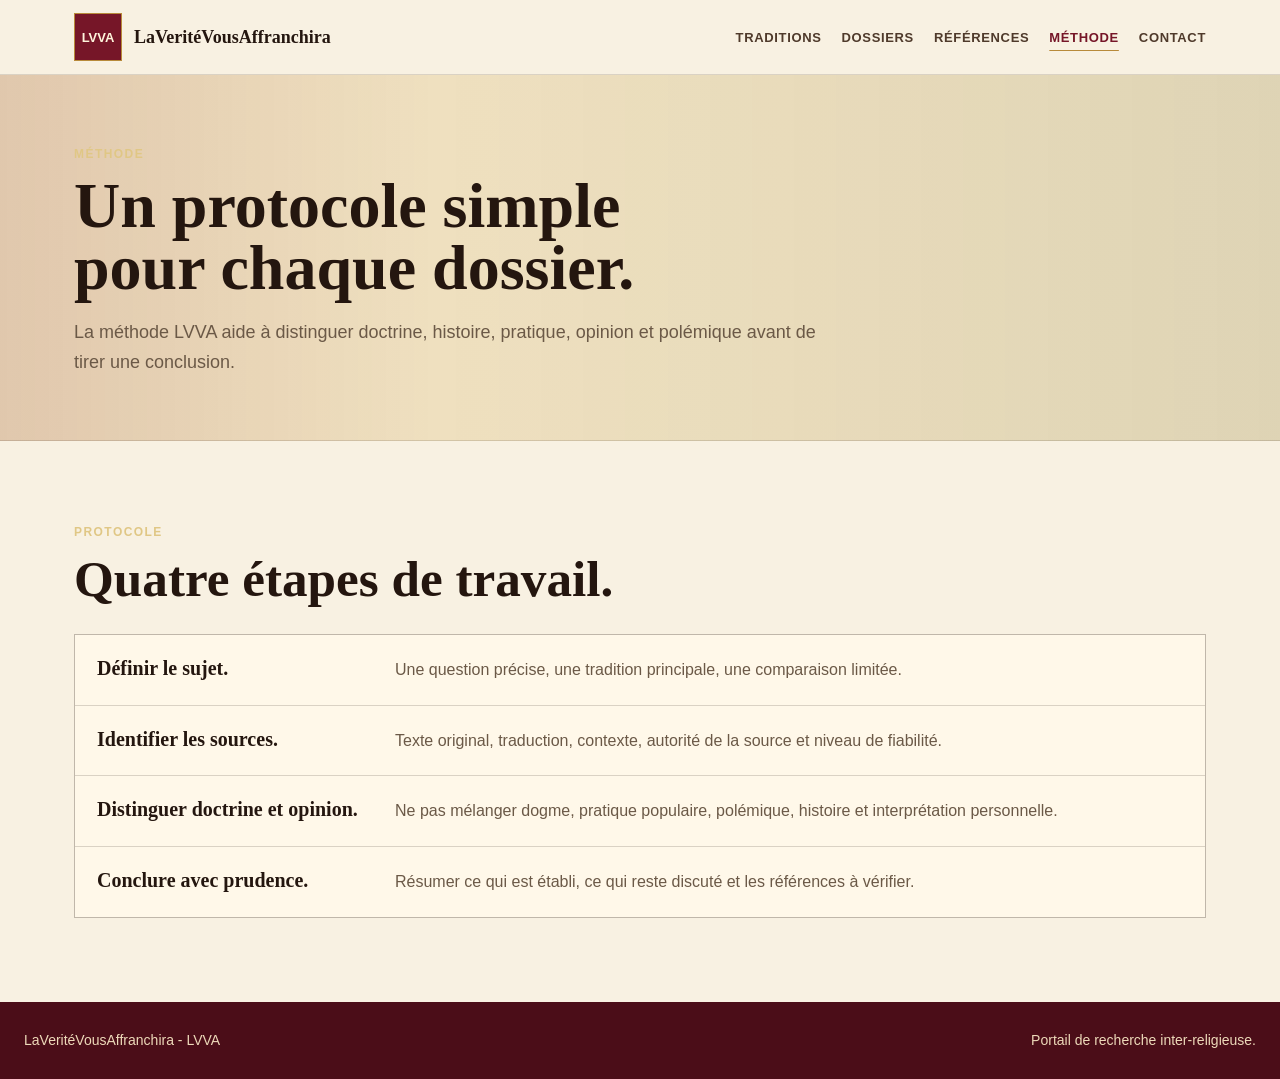
<file: methode.html>
<!doctype html>
<html lang="fr">
<head>
  <meta charset="utf-8">
  <meta name="viewport" content="width=device-width, initial-scale=1">
  <meta name="description" content="Méthode LVVA pour comparer les traditions religieuses avec rigueur.">
  <title>Méthode - LaVeritéVousAffranchira - LVVA</title>
  <link rel="stylesheet" href="assets/css/styles.css">
</head>
<body>
  <a class="skip-link" href="#contenu">Aller au contenu</a>
  <header class="site-header" aria-label="En-tête principal">
    <nav class="topbar" aria-label="Navigation principale">
      <a class="brand" href="index.html" aria-label="Accueil LVVA">
        <span class="brand-mark" aria-hidden="true">LVVA</span>
        <span class="brand-text">LaVeritéVousAffranchira</span>
      </a>
      <button class="nav-toggle" type="button" aria-expanded="false" aria-controls="site-nav">
        <span class="nav-toggle-icon" aria-hidden="true"></span>
        <span class="sr-only">Ouvrir le menu</span>
      </button>
      <div class="nav-links" id="site-nav">
        <a href="traditions.html">Traditions</a>
        <a href="dossiers.html">Dossiers</a>
        <a href="references.html">Références</a>
        <a href="methode.html" aria-current="page">Méthode</a>
        <a href="contact.html">Contact</a>
      </div>
    </nav>
  </header>
  <main id="contenu">
    <section class="page-hero">
      <div class="page-hero-inner">
        <p class="eyebrow">Méthode</p>
        <h1>Un protocole simple pour chaque dossier.</h1>
        <p>La méthode LVVA aide à distinguer doctrine, histoire, pratique, opinion et polémique avant de tirer une conclusion.</p>
      </div>
    </section>
    <section class="section method" aria-labelledby="method-title">
      <div class="section-heading section-heading-wide">
        <p class="eyebrow">Protocole</p>
        <h2 id="method-title">Quatre étapes de travail.</h2>
      </div>
      <ol class="method-steps">
        <li><strong>Définir le sujet.</strong><span>Une question précise, une tradition principale, une comparaison limitée.</span></li>
        <li><strong>Identifier les sources.</strong><span>Texte original, traduction, contexte, autorité de la source et niveau de fiabilité.</span></li>
        <li><strong>Distinguer doctrine et opinion.</strong><span>Ne pas mélanger dogme, pratique populaire, polémique, histoire et interprétation personnelle.</span></li>
        <li><strong>Conclure avec prudence.</strong><span>Résumer ce qui est établi, ce qui reste discuté et les références à vérifier.</span></li>
      </ol>
    </section>
  </main>
  <footer class="site-footer">
    <p>LaVeritéVousAffranchira - LVVA</p>
    <p>Portail de recherche inter-religieuse.</p>
  </footer>
  <script src="assets/js/main.js"></script>
</body>
</html>
</file>
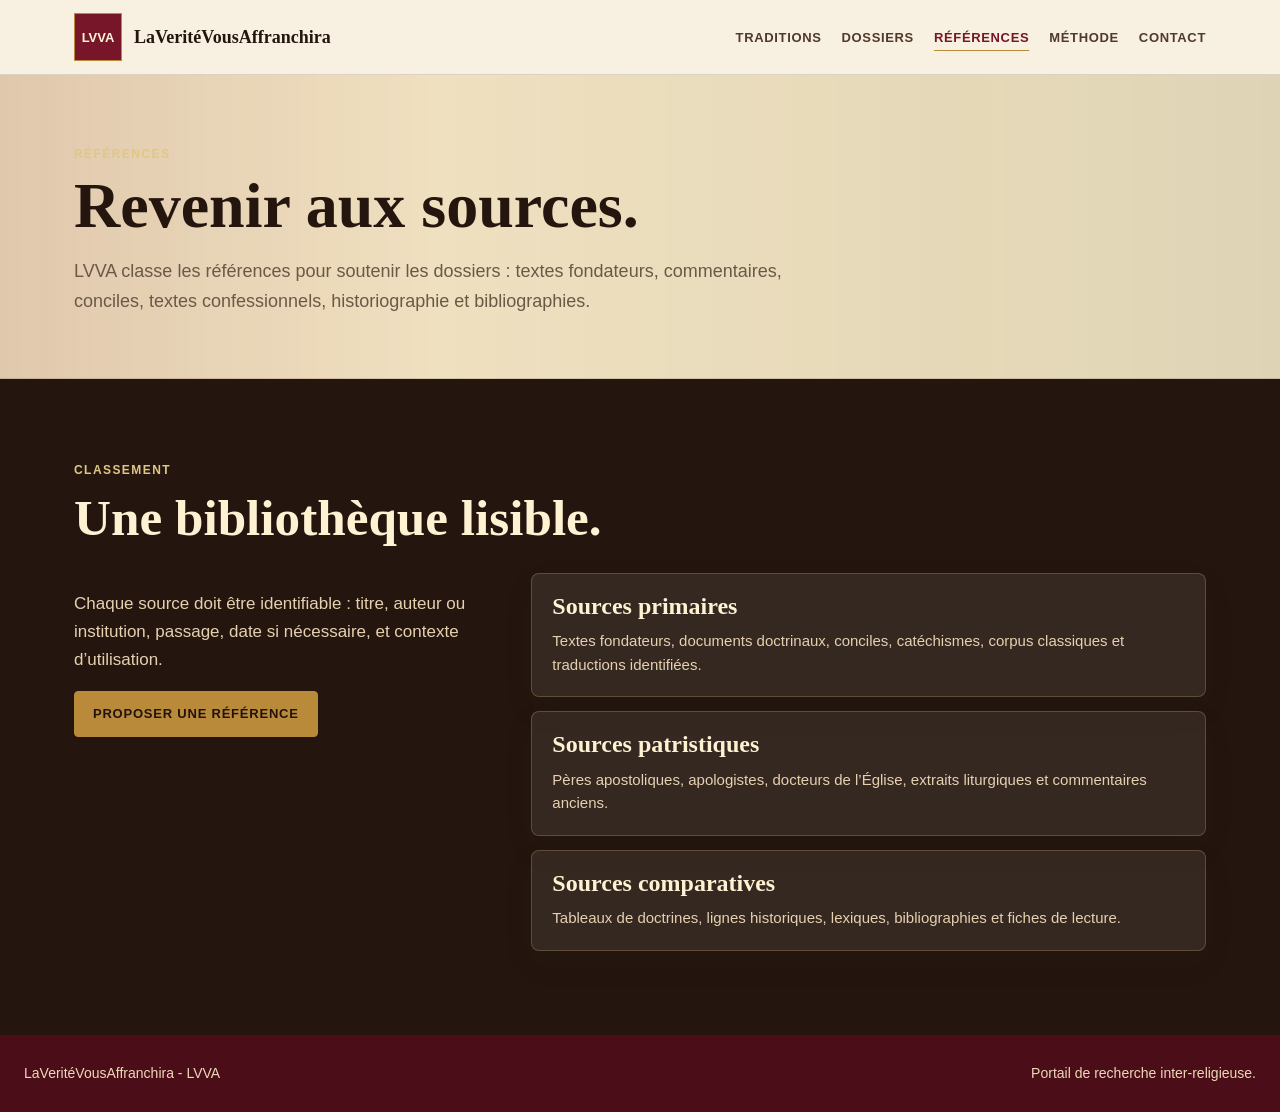
<file: references.html>
<!doctype html>
<html lang="fr">
<head>
  <meta charset="utf-8">
  <meta name="viewport" content="width=device-width, initial-scale=1">
  <meta name="description" content="Références LVVA : sources primaires, sources patristiques et sources comparatives.">
  <title>Références - LaVeritéVousAffranchira - LVVA</title>
  <link rel="stylesheet" href="assets/css/styles.css">
</head>
<body>
  <a class="skip-link" href="#contenu">Aller au contenu</a>
  <header class="site-header" aria-label="En-tête principal">
    <nav class="topbar" aria-label="Navigation principale">
      <a class="brand" href="index.html" aria-label="Accueil LVVA">
        <span class="brand-mark" aria-hidden="true">LVVA</span>
        <span class="brand-text">LaVeritéVousAffranchira</span>
      </a>
      <button class="nav-toggle" type="button" aria-expanded="false" aria-controls="site-nav">
        <span class="nav-toggle-icon" aria-hidden="true"></span>
        <span class="sr-only">Ouvrir le menu</span>
      </button>
      <div class="nav-links" id="site-nav">
        <a href="traditions.html">Traditions</a>
        <a href="dossiers.html">Dossiers</a>
        <a href="references.html" aria-current="page">Références</a>
        <a href="methode.html">Méthode</a>
        <a href="contact.html">Contact</a>
      </div>
    </nav>
  </header>
  <main id="contenu">
    <section class="page-hero">
      <div class="page-hero-inner">
        <p class="eyebrow">Références</p>
        <h1>Revenir aux sources.</h1>
        <p>LVVA classe les références pour soutenir les dossiers : textes fondateurs, commentaires, conciles, textes confessionnels, historiographie et bibliographies.</p>
      </div>
    </section>
    <section class="section references" aria-labelledby="references-title">
      <div class="section-heading">
        <p class="eyebrow">Classement</p>
        <h2 id="references-title">Une bibliothèque lisible.</h2>
      </div>
      <div class="reference-layout">
        <div class="reference-intro">
          <p>Chaque source doit être identifiable : titre, auteur ou institution, passage, date si nécessaire, et contexte d’utilisation.</p>
          <a class="button button-primary" href="contact.html">Proposer une référence</a>
        </div>
        <div class="reference-list" aria-label="Catégories de références">
          <article>
            <h3>Sources primaires</h3>
            <p>Textes fondateurs, documents doctrinaux, conciles, catéchismes, corpus classiques et traductions identifiées.</p>
          </article>
          <article>
            <h3>Sources patristiques</h3>
            <p>Pères apostoliques, apologistes, docteurs de l’Église, extraits liturgiques et commentaires anciens.</p>
          </article>
          <article>
            <h3>Sources comparatives</h3>
            <p>Tableaux de doctrines, lignes historiques, lexiques, bibliographies et fiches de lecture.</p>
          </article>
        </div>
      </div>
    </section>
  </main>
  <footer class="site-footer">
    <p>LaVeritéVousAffranchira - LVVA</p>
    <p>Portail de recherche inter-religieuse.</p>
  </footer>
  <script src="assets/js/main.js"></script>
</body>
</html>
</file>
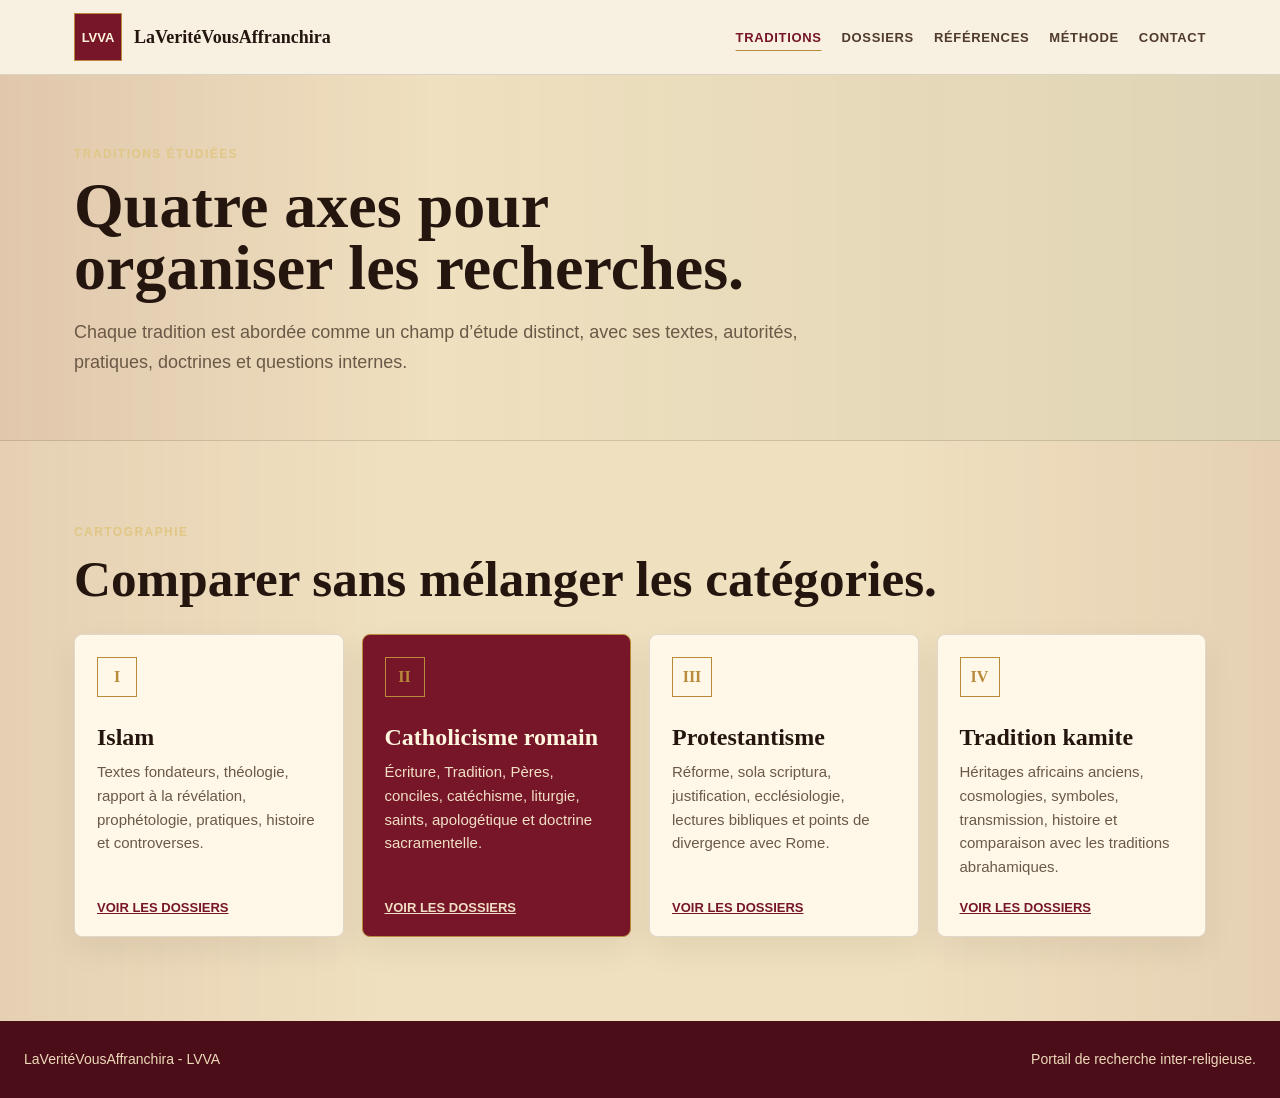
<file: traditions.html>
<!doctype html>
<html lang="fr">
<head>
  <meta charset="utf-8">
  <meta name="viewport" content="width=device-width, initial-scale=1">
  <meta name="description" content="Traditions étudiées par LVVA : islam, catholicisme romain, protestantisme et tradition kamite.">
  <title>Traditions - LaVeritéVousAffranchira - LVVA</title>
  <link rel="stylesheet" href="assets/css/styles.css">
</head>
<body>
  <a class="skip-link" href="#contenu">Aller au contenu</a>
  <header class="site-header" aria-label="En-tête principal">
    <nav class="topbar" aria-label="Navigation principale">
      <a class="brand" href="index.html" aria-label="Accueil LVVA">
        <span class="brand-mark" aria-hidden="true">LVVA</span>
        <span class="brand-text">LaVeritéVousAffranchira</span>
      </a>
      <button class="nav-toggle" type="button" aria-expanded="false" aria-controls="site-nav">
        <span class="nav-toggle-icon" aria-hidden="true"></span>
        <span class="sr-only">Ouvrir le menu</span>
      </button>
      <div class="nav-links" id="site-nav">
        <a href="traditions.html" aria-current="page">Traditions</a>
        <a href="dossiers.html">Dossiers</a>
        <a href="references.html">Références</a>
        <a href="methode.html">Méthode</a>
        <a href="contact.html">Contact</a>
      </div>
    </nav>
  </header>
  <main id="contenu">
    <section class="page-hero">
      <div class="page-hero-inner">
        <p class="eyebrow">Traditions étudiées</p>
        <h1>Quatre axes pour organiser les recherches.</h1>
        <p>Chaque tradition est abordée comme un champ d’étude distinct, avec ses textes, autorités, pratiques, doctrines et questions internes.</p>
      </div>
    </section>
    <section class="section traditions" aria-labelledby="traditions-title">
      <div class="section-heading section-heading-wide">
        <p class="eyebrow">Cartographie</p>
        <h2 id="traditions-title">Comparer sans mélanger les catégories.</h2>
      </div>
      <div class="tradition-grid">
        <article class="tradition-card">
          <span class="tradition-number">I</span>
          <h3>Islam</h3>
          <p>Textes fondateurs, théologie, rapport à la révélation, prophétologie, pratiques, histoire et controverses.</p>
          <a href="dossiers-islam.html">Voir les dossiers</a>
        </article>
        <article class="tradition-card featured">
          <span class="tradition-number">II</span>
          <h3>Catholicisme romain</h3>
          <p>Écriture, Tradition, Pères, conciles, catéchisme, liturgie, saints, apologétique et doctrine sacramentelle.</p>
          <a href="dossiers-catholicisme.html">Voir les dossiers</a>
        </article>
        <article class="tradition-card">
          <span class="tradition-number">III</span>
          <h3>Protestantisme</h3>
          <p>Réforme, sola scriptura, justification, ecclésiologie, lectures bibliques et points de divergence avec Rome.</p>
          <a href="dossiers-protestantisme.html">Voir les dossiers</a>
        </article>
        <article class="tradition-card">
          <span class="tradition-number">IV</span>
          <h3>Tradition kamite</h3>
          <p>Héritages africains anciens, cosmologies, symboles, transmission, histoire et comparaison avec les traditions abrahamiques.</p>
          <a href="dossiers-kamite.html">Voir les dossiers</a>
        </article>
      </div>
    </section>
  </main>
  <footer class="site-footer">
    <p>LaVeritéVousAffranchira - LVVA</p>
    <p>Portail de recherche inter-religieuse.</p>
  </footer>
  <script src="assets/js/main.js"></script>
</body>
</html>
</file>
<file: assets/css/styles.css>
:root {
  color-scheme: light;
  --ink: #24160f;
  --muted: #6b5947;
  --cardinal: #761628;
  --cardinal-dark: #4b0d18;
  --gold: #b88a3a;
  --gold-soft: #e0c785;
  --ivory: #f8f1e2;
  --parchment: #efe0bf;
  --stone: #d5c6aa;
  --green: #1f4a3d;
  --shadow: 0 22px 60px rgba(36, 22, 15, .16);
  --radius: 8px;
  --max: 1180px;
}

* {
  box-sizing: border-box;
}

html {
  scroll-behavior: smooth;
}

body {
  margin: 0;
  font-family: Georgia, "Times New Roman", serif;
  background: var(--ivory);
  color: var(--ink);
  overflow-x: hidden;
}

img {
  max-width: 100%;
  display: block;
}

a {
  color: inherit;
}

.sr-only {
  position: absolute;
  width: 1px;
  height: 1px;
  overflow: hidden;
  clip: rect(0, 0, 0, 0);
}

.skip-link {
  position: fixed;
  left: 16px;
  top: 16px;
  z-index: 20;
  transform: translateY(-160%);
  background: var(--ink);
  color: #fff;
  padding: 10px 14px;
  border-radius: 4px;
  font: 700 14px/1 Arial, sans-serif;
}

.skip-link:focus {
  transform: translateY(0);
}

.site-header {
  position: sticky;
  top: 0;
  z-index: 10;
  background: rgba(248, 241, 226, .94);
  border-bottom: 1px solid rgba(36, 22, 15, .14);
  backdrop-filter: blur(14px);
}

.topbar {
  max-width: var(--max);
  margin: 0 auto;
  min-height: 74px;
  padding: 0 24px;
  display: flex;
  align-items: center;
  justify-content: space-between;
  gap: 28px;
}

.brand {
  display: inline-flex;
  align-items: center;
  gap: 12px;
  text-decoration: none;
  min-width: 0;
}

.brand-mark {
  display: grid;
  place-items: center;
  width: 48px;
  height: 48px;
  border: 1px solid var(--gold);
  background: var(--cardinal);
  color: #fff5dc;
  font: 700 13px/1 Arial, sans-serif;
}

.brand-text {
  font-size: 18px;
  font-weight: 700;
  white-space: nowrap;
}

.nav-links {
  display: flex;
  align-items: center;
  gap: 20px;
  font: 700 13px/1 Arial, sans-serif;
  text-transform: uppercase;
  letter-spacing: .05em;
  color: #4f3a2b;
}

.nav-links a {
  text-decoration: none;
  padding-block: 10px;
}

.nav-links a:hover,
.nav-links a:focus-visible {
  color: var(--cardinal);
}

.nav-links a[aria-current="page"] {
  color: var(--cardinal);
  text-decoration: underline;
  text-decoration-color: var(--gold);
  text-underline-offset: 8px;
}

.nav-toggle {
  display: none;
  width: 44px;
  height: 44px;
  border: 1px solid rgba(36, 22, 15, .22);
  background: transparent;
  border-radius: 4px;
}

.nav-toggle-icon,
.nav-toggle-icon::before,
.nav-toggle-icon::after {
  display: block;
  width: 20px;
  height: 2px;
  margin: 0 auto;
  background: var(--ink);
  content: "";
}

.nav-toggle-icon::before {
  transform: translateY(-7px);
}

.nav-toggle-icon::after {
  transform: translateY(5px);
}

.hero {
  min-height: min(760px, calc(100vh - 74px));
  position: relative;
  display: grid;
  align-items: end;
  overflow: hidden;
  background: var(--cardinal-dark);
  color: #fff7e6;
}

.hero-media {
  position: absolute;
  inset: 0;
}

.hero-media img {
  width: 100%;
  height: 100%;
  object-fit: cover;
  filter: saturate(.78) contrast(1.08);
}

.hero-overlay {
  position: absolute;
  inset: 0;
  background:
    linear-gradient(90deg, rgba(38, 10, 9, .88), rgba(76, 13, 24, .66) 47%, rgba(36, 22, 15, .3)),
    linear-gradient(180deg, rgba(0, 0, 0, .1), rgba(0, 0, 0, .56));
}

.hero-content {
  position: relative;
  max-width: var(--max);
  margin: 0 auto;
  width: 100%;
  padding: 92px 24px 118px;
  min-width: 0;
}

.eyebrow {
  margin: 0 0 14px;
  font: 800 12px/1.2 Arial, sans-serif;
  text-transform: uppercase;
  letter-spacing: .12em;
  color: var(--gold-soft);
}

.hero h1 {
  max-width: 780px;
  margin: 0;
  font-size: clamp(40px, 5.7vw, 78px);
  line-height: .96;
  letter-spacing: 0;
  text-wrap: balance;
  overflow-wrap: normal;
}

.hero-copy {
  max-width: 690px;
  margin: 26px 0 0;
  font: 20px/1.62 Arial, sans-serif;
  color: #f5e8cf;
  overflow-wrap: break-word;
}

.hero-actions {
  display: flex;
  flex-wrap: wrap;
  gap: 12px;
  margin-top: 34px;
}

.button {
  display: inline-flex;
  align-items: center;
  justify-content: center;
  min-height: 46px;
  padding: 13px 18px;
  border: 1px solid currentColor;
  border-radius: 4px;
  text-decoration: none;
  font: 800 13px/1 Arial, sans-serif;
  text-transform: uppercase;
  letter-spacing: .06em;
  text-align: center;
  white-space: normal;
}

.button-primary {
  background: var(--gold);
  border-color: var(--gold);
  color: #22130d;
}

.button-ghost {
  color: #fff2d2;
  background: rgba(255, 255, 255, .06);
}

.hero-panel {
  position: absolute;
  right: max(24px, calc((100vw - var(--max)) / 2 + 24px));
  bottom: 34px;
  width: min(360px, calc(100vw - 48px));
  padding: 18px;
  border: 1px solid rgba(224, 199, 133, .5);
  background: rgba(36, 22, 15, .72);
  backdrop-filter: blur(10px);
  box-shadow: var(--shadow);
}

.hero-panel strong {
  display: block;
  margin-top: 6px;
  font-size: 20px;
}

.hero-panel p {
  margin: 8px 0 0;
  font: 14px/1.5 Arial, sans-serif;
  color: #f0dcc1;
}

.panel-kicker,
.card-label {
  font: 800 11px/1.2 Arial, sans-serif;
  text-transform: uppercase;
  letter-spacing: .09em;
  color: var(--gold-soft);
}

.section {
  max-width: var(--max);
  margin: 0 auto;
  padding: 84px 24px;
}

.page-hero {
  background:
    linear-gradient(90deg, rgba(118, 22, 40, .12), transparent 34%, rgba(31, 74, 61, .08)),
    var(--parchment);
  border-bottom: 1px solid rgba(36, 22, 15, .14);
}

.page-hero-inner {
  max-width: var(--max);
  margin: 0 auto;
  padding: 72px 24px 62px;
}

.page-hero h1 {
  max-width: 850px;
  margin: 0;
  font-size: clamp(38px, 5vw, 72px);
  line-height: .96;
  letter-spacing: 0;
  text-wrap: balance;
}

.page-hero p:not(.eyebrow) {
  max-width: 760px;
  margin: 20px 0 0;
  font: 18px/1.65 Arial, sans-serif;
  color: var(--muted);
}

.page-actions {
  display: flex;
  flex-wrap: wrap;
  gap: 12px;
  margin-top: 28px;
}

.section-heading {
  max-width: 640px;
  margin-bottom: 30px;
}

.section-heading-wide {
  max-width: 830px;
}

.section h2 {
  margin: 0;
  font-size: clamp(30px, 4vw, 54px);
  line-height: 1;
  letter-spacing: 0;
  text-wrap: balance;
}

.section-heading p:not(.eyebrow),
.reference-intro p,
.contact p {
  font: 17px/1.65 Arial, sans-serif;
  color: var(--muted);
}

.mission-grid,
.tradition-grid,
.dossier-grid {
  display: grid;
  gap: 18px;
}

.mission-grid {
  grid-template-columns: repeat(3, minmax(0, 1fr));
}

.mission-grid article,
.tradition-card,
.dossier-card,
.reference-list article {
  border: 1px solid rgba(36, 22, 15, .14);
  background: #fff8e9;
  border-radius: var(--radius);
  box-shadow: 0 12px 32px rgba(36, 22, 15, .07);
}

.mission-grid article {
  padding: 24px;
}

.ornament {
  display: block;
  width: 54px;
  height: 34px;
  margin-bottom: 18px;
  border: 2px solid var(--gold);
  border-bottom: 0;
  border-radius: 44px 44px 0 0;
}

.mission-grid h3,
.tradition-card h3,
.dossier-card h3,
.reference-list h3 {
  margin: 0 0 10px;
  font-size: 24px;
  line-height: 1.05;
}

.mission-grid p,
.tradition-card p,
.dossier-card p,
.reference-list p {
  margin: 0;
  font: 15px/1.58 Arial, sans-serif;
  color: var(--muted);
}

.traditions,
.references {
  max-width: none;
  padding-inline: 0;
}

.traditions > *,
.references > * {
  max-width: var(--max);
  margin-left: auto;
  margin-right: auto;
  padding-left: 24px;
  padding-right: 24px;
}

.traditions {
  background:
    linear-gradient(90deg, rgba(118, 22, 40, .08), transparent 30%, transparent 70%, rgba(118, 22, 40, .08)),
    var(--parchment);
}

.tradition-grid {
  grid-template-columns: repeat(4, minmax(0, 1fr));
}

.tradition-card {
  min-height: 300px;
  padding: 22px;
  display: flex;
  flex-direction: column;
}

.tradition-card.featured {
  background: var(--cardinal);
  color: #fff6df;
  border-color: var(--gold);
}

.tradition-card.featured p,
.tradition-card.featured a {
  color: #f1dfc5;
}

.tradition-number {
  width: 40px;
  height: 40px;
  display: grid;
  place-items: center;
  margin-bottom: 28px;
  border: 1px solid var(--gold);
  color: var(--gold);
  font-weight: 700;
}

.tradition-card a {
  margin-top: auto;
  padding-top: 22px;
  font: 800 13px/1 Arial, sans-serif;
  text-transform: uppercase;
  color: var(--cardinal);
}

.library-tools {
  display: grid;
  grid-template-columns: minmax(260px, 1fr) auto;
  gap: 16px;
  align-items: end;
  margin-bottom: 16px;
}

.search-field {
  display: grid;
  gap: 8px;
  font: 800 12px/1 Arial, sans-serif;
  text-transform: uppercase;
  letter-spacing: .06em;
  color: #574636;
}

.search-field input {
  width: 100%;
  min-height: 48px;
  border: 1px solid rgba(36, 22, 15, .22);
  border-radius: 4px;
  padding: 0 14px;
  background: #fffaf0;
  color: var(--ink);
  font: 16px/1.2 Arial, sans-serif;
}

.filter-pills {
  display: flex;
  flex-wrap: wrap;
  gap: 8px;
}

.filter-button {
  min-height: 38px;
  display: inline-flex;
  align-items: center;
  justify-content: center;
  border: 1px solid rgba(36, 22, 15, .24);
  border-radius: 999px;
  padding: 0 13px;
  background: transparent;
  color: #493528;
  cursor: pointer;
  font: 800 12px/1 Arial, sans-serif;
  text-transform: uppercase;
  text-decoration: none;
}

.filter-button.active {
  background: var(--cardinal);
  border-color: var(--cardinal);
  color: #fff7e4;
}

.result-count,
.empty-state {
  font: 700 14px/1.4 Arial, sans-serif;
  color: var(--muted);
}

.dossier-grid {
  grid-template-columns: repeat(2, minmax(0, 1fr));
}

.dossier-card {
  display: grid;
  grid-template-columns: 58px 1fr;
  gap: 18px;
  padding: 22px;
}

.doc-icon {
  width: 58px;
  height: 72px;
  display: grid;
  place-items: center;
  background: linear-gradient(135deg, var(--cardinal), #a73545);
  color: #fff4d7;
  border: 1px solid var(--gold);
  border-radius: 3px;
  font: 800 14px/1 Arial, sans-serif;
}

.dossier-card .card-label {
  color: var(--cardinal);
  margin: 0 0 8px;
}

.download-link {
  display: inline-flex;
  margin-top: 16px;
  color: var(--cardinal);
  font: 800 13px/1 Arial, sans-serif;
  text-transform: uppercase;
  letter-spacing: .05em;
}

.references {
  background: #24160f;
  color: #fff2d2;
}

.references .section-heading p:not(.eyebrow),
.references .reference-intro p {
  color: #e5d0b0;
}

.reference-layout {
  display: grid;
  grid-template-columns: .78fr 1.22fr;
  gap: 26px;
}

.reference-list {
  display: grid;
  gap: 14px;
}

.reference-list article {
  background: rgba(255, 250, 240, .08);
  border-color: rgba(224, 199, 133, .24);
  padding: 20px;
}

.reference-list p {
  color: #e5d0b0;
}

.method-steps {
  list-style: none;
  padding: 0;
  margin: 0;
  display: grid;
  gap: 1px;
  border: 1px solid rgba(36, 22, 15, .14);
  background: rgba(36, 22, 15, .14);
}

.method-steps li {
  display: grid;
  grid-template-columns: 280px 1fr;
  gap: 18px;
  padding: 22px;
  background: #fff8e9;
}

.method-steps strong {
  font-size: 20px;
}

.method-steps span {
  font: 16px/1.6 Arial, sans-serif;
  color: var(--muted);
}

.contact {
  display: flex;
  align-items: center;
  justify-content: space-between;
  gap: 28px;
  border-top: 1px solid rgba(36, 22, 15, .14);
}

.contact h2 {
  max-width: 720px;
}

.site-footer {
  padding: 28px 24px;
  background: var(--cardinal-dark);
  color: #edd9b9;
  display: flex;
  justify-content: space-between;
  gap: 20px;
  font: 14px/1.5 Arial, sans-serif;
}

.site-footer p {
  margin: 0;
}

@media (max-width: 980px) {
  .nav-toggle {
    display: block;
  }

  .nav-links {
    position: absolute;
    top: 74px;
    left: 0;
    right: 0;
    display: none;
    flex-direction: column;
    align-items: stretch;
    gap: 0;
    padding: 10px 24px 20px;
    background: rgba(248, 241, 226, .98);
    border-bottom: 1px solid rgba(36, 22, 15, .14);
  }

  .nav-links.open {
    display: flex;
  }

  .nav-links a {
    padding: 14px 0;
  }

  .hero-content {
    padding-bottom: 178px;
  }

  .hero-panel {
    left: 24px;
    right: 24px;
  }

  .mission-grid,
  .tradition-grid,
  .dossier-grid,
  .reference-layout {
    grid-template-columns: 1fr;
  }

  .library-tools {
    grid-template-columns: 1fr;
  }

  .method-steps li {
    grid-template-columns: 1fr;
    gap: 8px;
  }

  .contact,
  .site-footer {
    align-items: flex-start;
    flex-direction: column;
  }
}

@media (max-width: 620px) {
  .topbar {
    padding-inline: 16px;
  }

  .brand-text {
    max-width: 185px;
    white-space: normal;
    line-height: 1.05;
  }

  .hero {
    min-height: 760px;
  }

  .hero-content {
    padding-inline: 18px;
    padding-top: 220px;
    padding-bottom: 188px;
  }

  .hero h1 {
    font-size: 34px;
    line-height: 1;
    overflow-wrap: anywhere;
  }

  .eyebrow {
    font-size: 11px;
    line-height: 1.45;
    overflow-wrap: anywhere;
    max-width: 34ch;
  }

  .hero-copy {
    font-size: 16px;
    line-height: 1.55;
    overflow-wrap: anywhere;
    max-width: 33ch;
  }

  .button {
    width: 100%;
    min-height: 50px;
    padding-inline: 12px;
    line-height: 1.18;
  }

  .section {
    padding: 62px 18px;
  }

  .traditions > *,
  .references > * {
    padding-left: 18px;
    padding-right: 18px;
  }

  .dossier-card {
    grid-template-columns: 1fr;
  }
}
</file>
